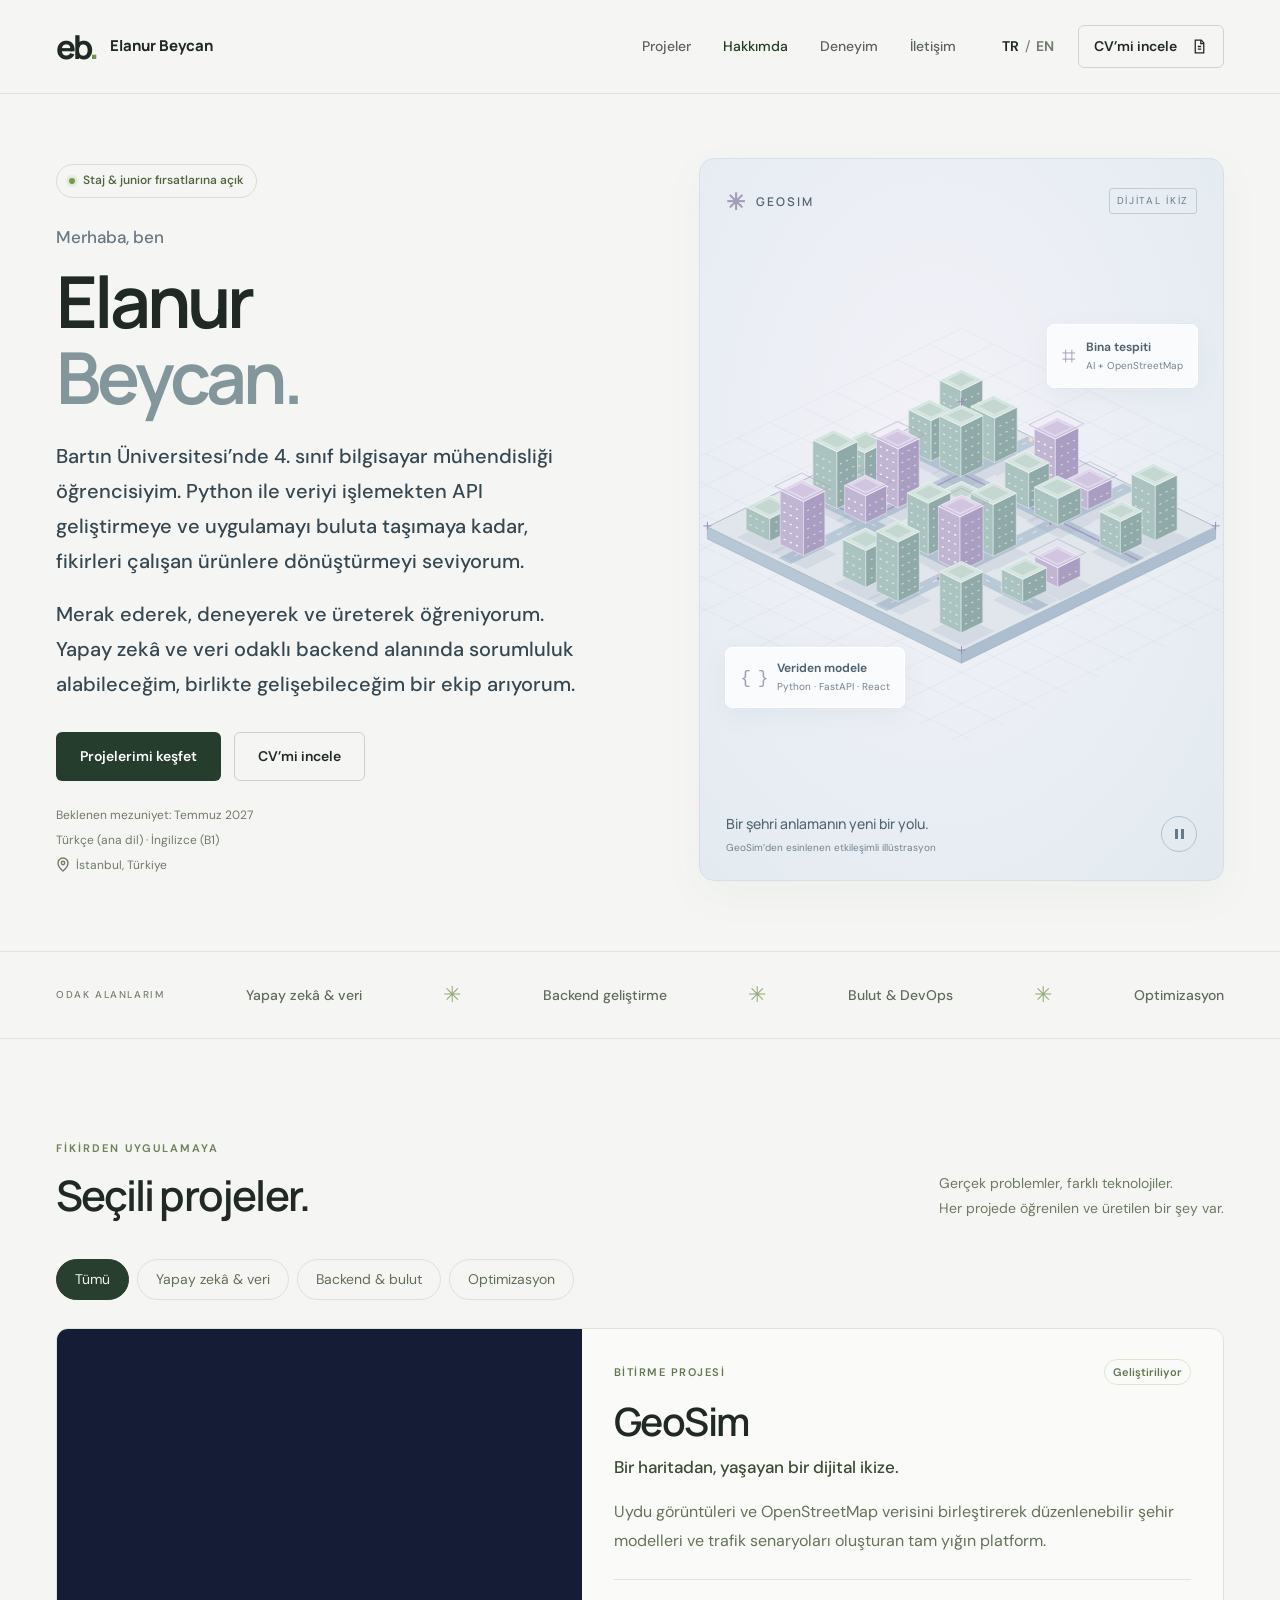
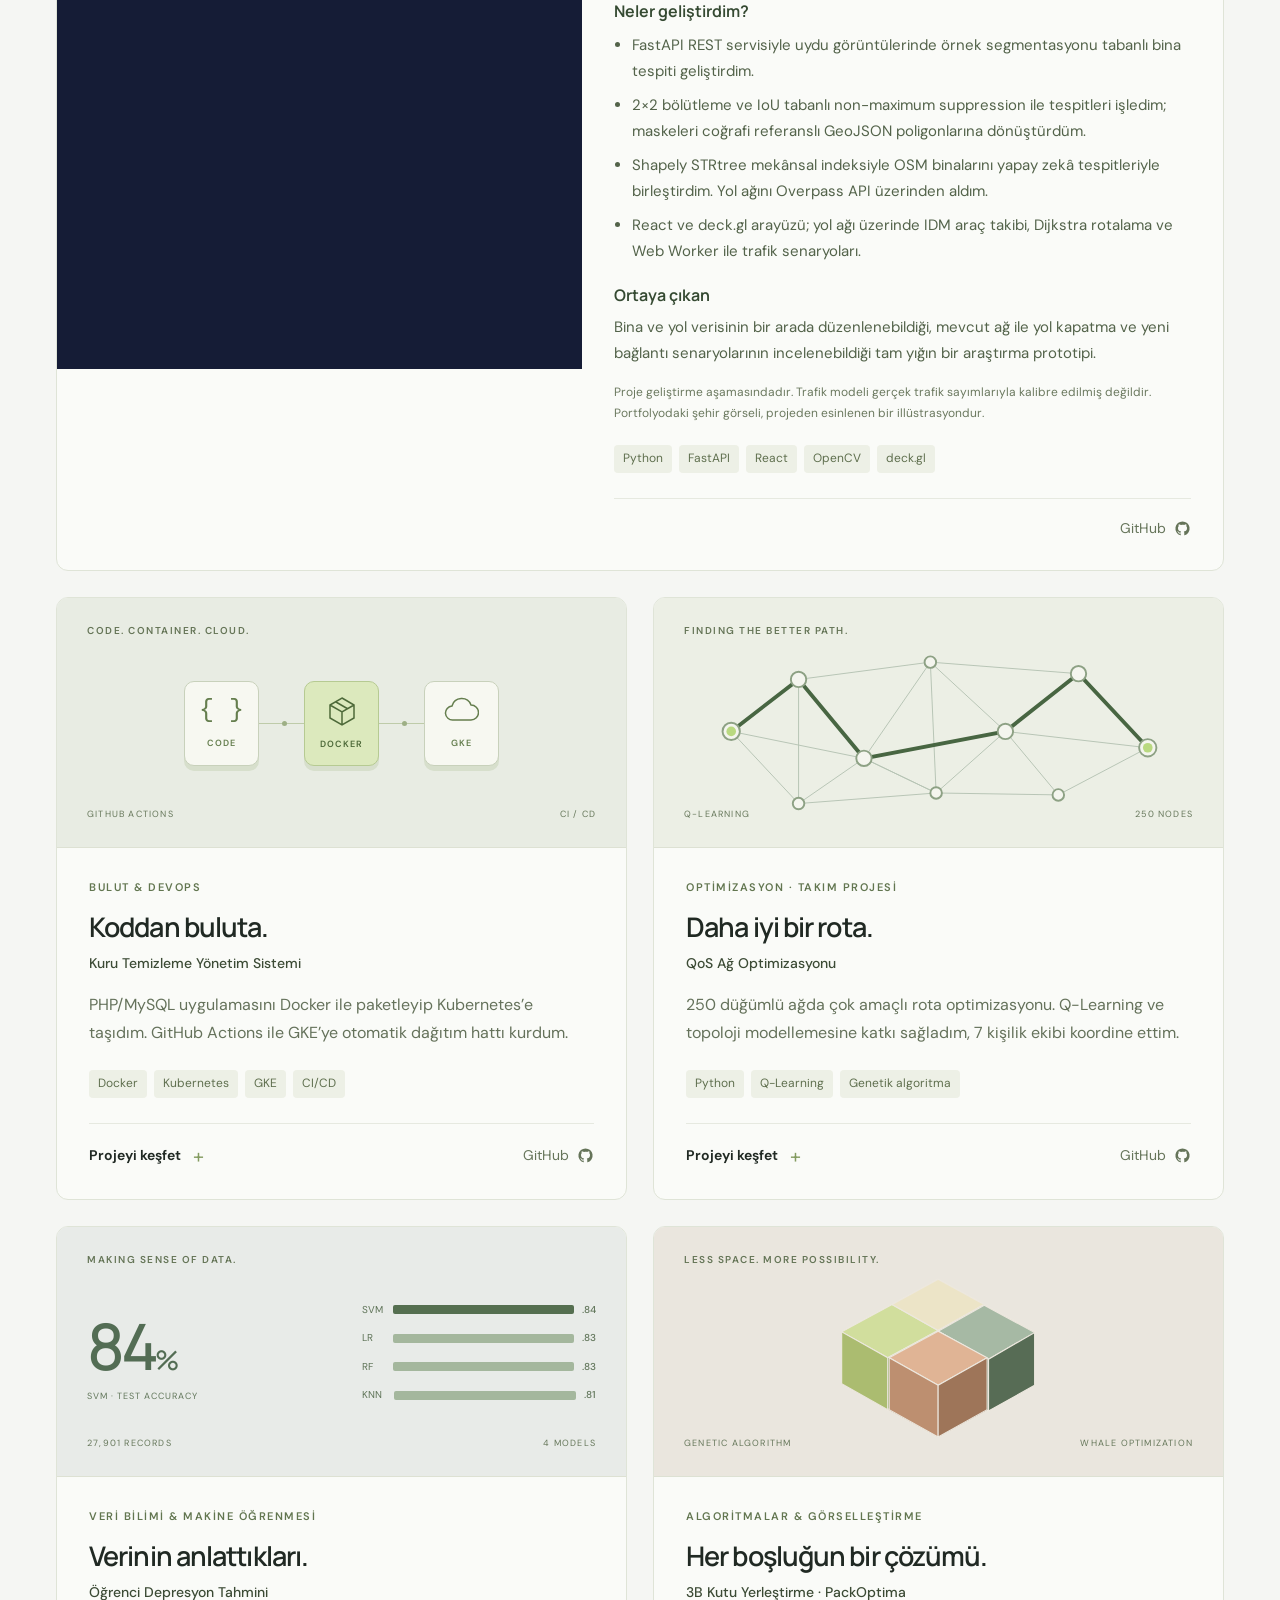
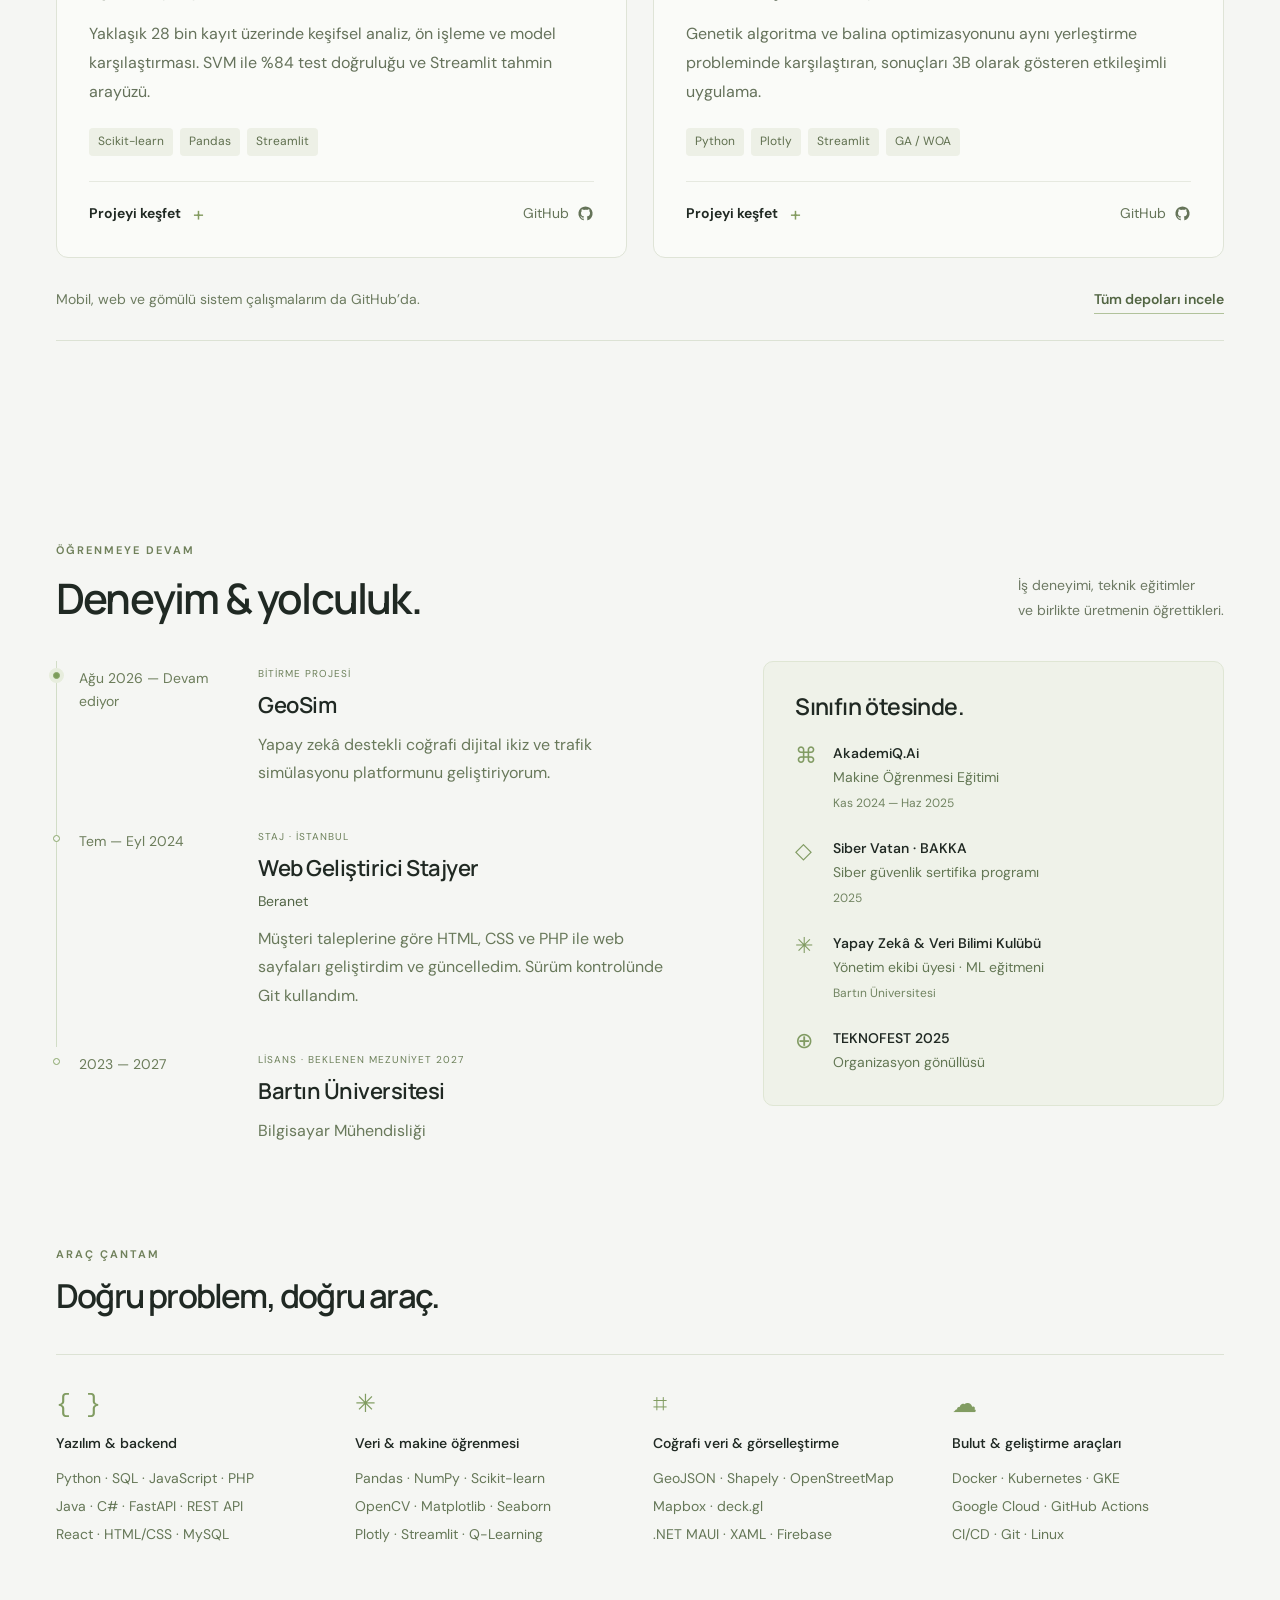
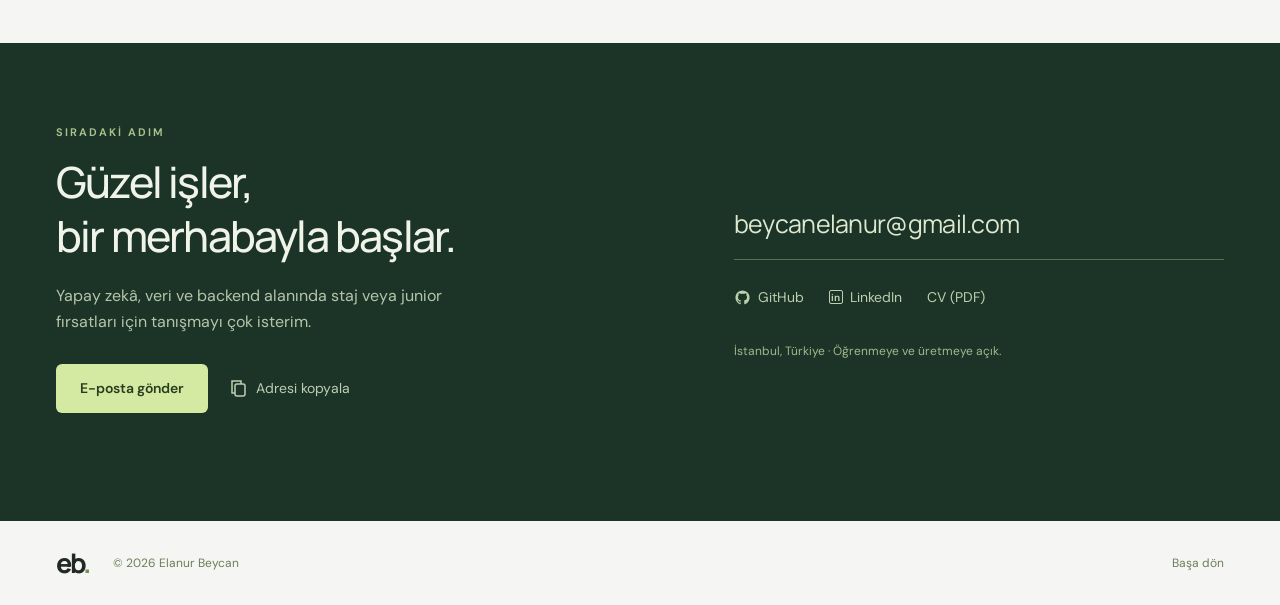
<file: index.html>
<!doctype html>
<html lang="tr">
<head>
<meta charset="utf-8"><meta name="viewport" content="width=device-width,initial-scale=1">
<title>Elanur Beycan — Yapay Zekâ, Veri & Yazılım</title>
<meta name="description" content="Elanur Beycan — Bilgisayar Mühendisliği öğrencisi. Yapay zekâ, veri analizi ve backend geliştirme: GeoSim, makine öğrenmesi ve bulut projeleri. İstanbul.">
<meta name="theme-color" content="#f5f6f3"><meta property="og:title" content="Elanur Beycan — Bilgisayar Mühendisliği & Yapay Zekâ"><meta property="og:description" content="Yapay zekâ, veri ve yazılımın kesişiminde. Seçili projelerimi ve mühendislik yolculuğumu keşfedin."><meta property="og:type" content="website"><meta property="og:url" content="https://elanur04.github.io/"><meta property="og:image" content="https://elanur04.github.io/assets/social-preview.png"><meta name="twitter:card" content="summary_large_image">
<link rel="canonical" href="https://elanur04.github.io/"><link rel="icon" href="favicon.svg" type="image/svg+xml"><link rel="preconnect" href="https://fonts.googleapis.com"><link rel="preconnect" href="https://fonts.gstatic.com" crossorigin><link href="https://fonts.googleapis.com/css2?family=DM+Sans:wght@400;450;500;550;600;650;700&family=Manrope:wght@400;500;600;650;700;750;800&display=swap" rel="stylesheet"><link rel="stylesheet" href="style.css?v=38ae6b719f70"><script src="script.js?v=ede98d751c79" defer></script>
</head>
<body>
<a class="skip-link" href="#main" data-i18n="skip">İçeriğe geç</a>
<header class="site-header"><div class="nav-wrap container">
<a href="#home" class="brand" aria-label="Elanur Beycan"><span class="brand-mark" aria-hidden="true">eb<span>.</span></span><span>Elanur Beycan</span></a>
<nav id="navigation" aria-label="Ana menü"><a href="#projects" data-i18n="navProjects">Projeler</a><a href="#home" data-i18n="navAbout">Hakkımda</a><a href="#experience" data-i18n="navExperience">Deneyim</a><a href="#contact" data-i18n="navContact">İletişim</a></nav>
<div class="nav-tools"><button class="language-button js-only" id="language" aria-label="Switch to English"><span class="lang-tr active">TR</span><span class="lang-divider">/</span><span class="lang-en">EN</span></button><a class="nav-cv" href="Elanur_Beycan_CV.pdf" target="_blank" rel="noopener"><span data-i18n="navCV">CV’mi incele</span><svg width="17" height="17" viewBox="0 0 20 20" fill="none" stroke="currentColor" stroke-width="1.5" aria-hidden="true"><path d="M6 2.5h6l3 3v12H5v-15h1Z"/><path d="M11.5 2.5v4H15M8 10h4M8 13h4"/></svg></a><button class="menu-button js-only" id="menu-toggle" aria-controls="navigation" aria-expanded="false" aria-label="Menüyü aç"><span></span><span></span></button></div>
</div></header>
<main id="main">
<section class="hero container" id="home" aria-labelledby="hero-title"><div class="hero-copy">
<p class="availability"><span aria-hidden="true"></span><span data-i18n="availability">Staj & junior fırsatlarına açık</span></p><p class="hello" data-i18n="hello">Merhaba, ben</p>
<h1 id="hero-title"><span data-i18n="hero1">Elanur</span><br><span class="accent-word" data-i18n="hero2">Beycan.</span></h1>
<p class="hero-description" data-i18n="heroDescription">Bartın Üniversitesi’nde 4. sınıf bilgisayar mühendisliği öğrencisiyim. Python ile veriyi işlemekten API geliştirmeye ve uygulamayı buluta taşımaya kadar, fikirleri çalışan ürünlere dönüştürmeyi seviyorum.</p><p class="hero-description hero-personal" data-i18n="heroPersonal">Merak ederek, deneyerek ve üreterek öğreniyorum. Yapay zekâ ve veri odaklı backend alanında sorumluluk alabileceğim, birlikte gelişebileceğim bir ekip arıyorum.</p>
<div class="hero-actions"><a href="#projects" class="button button-dark" data-i18n="viewProjects">Projelerimi keşfet</a><a href="Elanur_Beycan_CV.pdf" class="button button-outline" target="_blank" rel="noopener" data-i18n="viewCV">CV’mi incele</a></div>
<div class="hero-footnote"><span data-i18n="heroDegree">Beklenen mezuniyet: Temmuz 2027</span><span data-i18n="languageFact">Türkçe (ana dil) · İngilizce (B1)</span><span class="location"><svg width="14" height="16" viewBox="0 0 14 16" fill="none" stroke="currentColor" stroke-width="1.4" aria-hidden="true"><path d="M12 6c0 4-5 8-5 8S2 10 2 6a5 5 0 0 1 10 0Z"/><circle cx="7" cy="6" r="1.7"/></svg><span data-i18n="location">İstanbul, Türkiye</span></span></div>
</div><figure class="hero-art"><div class="art-top"><span class="art-wordmark"><span class="mini-cross" aria-hidden="true">✳</span> GEOSIM</span><span class="art-tag" data-i18n="digitalTwin">DİJİTAL İKİZ</span></div><canvas id="city" width="680" height="660" role="img" aria-label="GeoSim’den esinlenen izometrik şehir illüstrasyonu: bina katmanları, yol ağı ve hareketli trafik."></canvas><div class="map-label label-ai"><span class="label-icon" aria-hidden="true">⌗</span><div><strong data-i18n="buildingDetection">Bina tespiti</strong><span>AI + OpenStreetMap</span></div></div><div class="map-label label-data"><span class="label-icon code-icon" aria-hidden="true">{ }</span><div><strong data-i18n="fromData">Veriden modele</strong><span>Python · FastAPI · React</span></div></div><div class="art-bottom"><figcaption><span class="art-caption" data-i18n="artCaption">Bir şehri anlamanın yeni bir yolu.</span><span class="art-note" data-i18n="artNote">GeoSim’den esinlenen etkileşimli illüstrasyon</span></figcaption><button class="motion-button js-only" id="motion-toggle" aria-label="Animasyonu duraklat" aria-pressed="false"><svg width="16" height="16" viewBox="0 0 16 16" aria-hidden="true" fill="currentColor"><path d="M4 3h3v10H4zM10 3h3v10h-3z"/></svg></button></div></figure></section>
<div class="expertise-strip"><div class="container"><span class="strip-intro" data-i18n="focus">ODAK ALANLARIM</span><span data-i18n="focus1">Yapay zekâ & veri</span><span class="strip-star" aria-hidden="true">✳</span><span data-i18n="focus2">Backend geliştirme</span><span class="strip-star" aria-hidden="true">✳</span><span data-i18n="focus3">Bulut & DevOps</span><span class="strip-star" aria-hidden="true">✳</span><span data-i18n="focus4">Optimizasyon</span></div></div>

<section class="section container projects-section" id="projects" aria-labelledby="projects-title"><div class="section-heading"><div><p class="eyebrow" data-i18n="projectsEyebrow">FİKİRDEN UYGULAMAYA</p><h2 id="projects-title" data-i18n="projectsTitle">Seçili projeler.</h2></div><p class="section-description" data-i18n="projectsDescription">Gerçek problemler, farklı teknolojiler.<br>Her projede öğrenilen ve üretilen bir şey var.</p></div>
<div class="project-filters js-only" role="group" aria-label="Projeleri alana göre filtrele"><button class="filter active" data-filter="all" aria-pressed="true" data-i18n="allProjects">Tümü</button><button class="filter" data-filter="ai" aria-pressed="false" data-i18n="filterAI">Yapay zekâ & veri</button><button class="filter" data-filter="cloud" aria-pressed="false" data-i18n="filterCloud">Backend & bulut</button><button class="filter" data-filter="optimization" aria-pressed="false" data-i18n="filterOptimization">Optimizasyon</button></div><p class="sr-only" id="filter-status" role="status" aria-live="polite"></p>
<div class="projects-grid">
<article class="project-card featured" data-category="ai cloud"><div class="feature-visual segmentation-visual"><iframe src="assets/segmentasyon-animasyonu.html?v=7e6e9f6e3237" title="Temsili bina segmentasyonu animasyonu" loading="lazy" sandbox="allow-scripts"></iframe></div><div class="project-content"><div class="project-overline"><span data-i18n="graduationProject">BİTİRME PROJESİ</span><span class="ongoing" data-i18n="ongoing">Geliştiriliyor</span></div><h3>GeoSim</h3><p class="project-subtitle" data-i18n="geoSubtitle">Bir haritadan, yaşayan bir dijital ikize.</p><p data-i18n="geoDescription">Uydu görüntüleri ve OpenStreetMap verisini birleştirerek düzenlenebilir şehir modelleri ve trafik senaryoları oluşturan tam yığın platform.</p><div class="geo-inline"><h4 data-i18n="geoInlineTitle">Neler geliştirdim?</h4><ul><li data-i18n="geoWork0">FastAPI REST servisiyle uydu görüntülerinde örnek segmentasyonu tabanlı bina tespiti geliştirdim.</li><li data-i18n="geoWork1">2×2 bölütleme ve IoU tabanlı non-maximum suppression ile tespitleri işledim; maskeleri coğrafi referanslı GeoJSON poligonlarına dönüştürdüm.</li><li data-i18n="geoWork2">Shapely STRtree mekânsal indeksiyle OSM binalarını yapay zekâ tespitleriyle birleştirdim. Yol ağını Overpass API üzerinden aldım.</li><li data-i18n="geoWork3">React ve deck.gl arayüzü; yol ağı üzerinde IDM araç takibi, Dijkstra rotalama ve Web Worker ile trafik senaryoları.</li></ul><h4 data-i18n="geoResultTitle">Ortaya çıkan</h4><p data-i18n="geoInlineResult">Bina ve yol verisinin bir arada düzenlenebildiği, mevcut ağ ile yol kapatma ve yeni bağlantı senaryolarının incelenebildiği tam yığın bir araştırma prototipi.</p><p class="geo-note" data-i18n="geoInlineNote">Proje geliştirme aşamasındadır. Trafik modeli gerçek trafik sayımlarıyla kalibre edilmiş değildir. Portfolyodaki şehir görseli, projeden esinlenen bir illüstrasyondur.</p></div><ul class="tags"><li>Python</li><li>FastAPI</li><li>React</li><li>OpenCV</li><li>deck.gl</li></ul><div class="project-actions"><a href="https://github.com/elanur04/geosim" target="_blank" rel="noopener" class="repo-link">GitHub <svg class="github-icon" aria-hidden="true"><use href="#icon-github"/></svg></a></div></div></article>
<article class="project-card" data-category="cloud"><div class="project-visual cloud-visual" aria-hidden="true"><span class="visual-caption">CODE. CONTAINER. CLOUD.</span><div class="cloud-flow"><span class="flow-node"><span class="flow-symbol">{ }</span><small>CODE</small></span><span class="flow-line"></span><span class="flow-node docker-node"><svg width="32" height="32" viewBox="0 0 32 32" fill="none" stroke="currentColor" stroke-width="1.5"><path d="m16 3 12 7v13l-12 7-12-7V10Zm0 14v13M4 10l12 7 12-7M10 7l12 7"/></svg><small>DOCKER</small></span><span class="flow-line"></span><span class="flow-node"><svg width="35" height="30" viewBox="0 0 35 30" fill="none" stroke="currentColor" stroke-width="1.5"><path d="M9 24a7 7 0 0 1-1-14 10 10 0 0 1 19-1 7.5 7.5 0 0 1 0 15Z"/></svg><small>GKE</small></span></div><div class="visual-bottom"><span>GITHUB ACTIONS</span><span>CI / CD</span></div></div><div class="project-content"><p class="project-overline" data-i18n="cloudCategory">BULUT & DEVOPS</p><h3 data-i18n="cloudTitle">Koddan buluta.</h3><p class="project-subtitle" data-i18n="cloudSubtitle">Kuru Temizleme Yönetim Sistemi</p><p data-i18n="cloudDescription">PHP/MySQL uygulamasını Docker ile paketleyip Kubernetes’e taşıdım. GitHub Actions ile GKE’ye otomatik dağıtım hattı kurdum.</p><ul class="tags"><li>Docker</li><li>Kubernetes</li><li>GKE</li><li>CI/CD</li></ul><div class="project-actions"><button class="detail-button js-only" data-project="cloud" data-i18n="projectDetails">Projeyi keşfet</button><a class="repo-link" href="https://github.com/elanur04/kuru-temizleme-k8s" target="_blank" rel="noopener">GitHub <svg class="github-icon" aria-hidden="true"><use href="#icon-github"/></svg></a></div></div></article>
<article class="project-card" data-category="ai optimization"><div class="project-visual network-visual" aria-hidden="true"><span class="visual-caption">FINDING THE BETTER PATH.</span><svg viewBox="0 0 520 220" class="network-art"><g fill="none" stroke="#b7c4b5" stroke-width="1"><path d="m45 121 70-54 68 82 69-100 78 72 76-60 72 77-93 49-55-66-72 64-75-36-68 47-70-75Zm70-54 137-18 154 12M45 121l138 28 147-28 148 17M115 196l143-11 127 2M115 67v129M183 149l75 36M252 49l6 136M330 121l76-60"/></g><path d="m45 121 70-54 68 82 147-28 76-60 72 77" stroke="#486642" stroke-width="4" fill="none"/><g fill="#f4f5ee" stroke="#8da184" stroke-width="2"><circle cx="45" cy="121" r="9"/><circle cx="115" cy="67" r="8"/><circle cx="115" cy="196" r="6"/><circle cx="183" cy="149" r="8"/><circle cx="252" cy="49" r="6"/><circle cx="258" cy="185" r="6"/><circle cx="330" cy="121" r="8"/><circle cx="406" cy="61" r="8"/><circle cx="385" cy="187" r="6"/><circle cx="478" cy="138" r="9"/></g><g fill="#b9d980"><circle cx="45" cy="121" r="5"/><circle cx="478" cy="138" r="5"/></g></svg><div class="visual-bottom"><span>Q-LEARNING</span><span>250 NODES</span></div></div><div class="project-content"><p class="project-overline" data-i18n="qosCategory">OPTİMİZASYON · TAKIM PROJESİ</p><h3 data-i18n="qosTitle">Daha iyi bir rota.</h3><p class="project-subtitle" data-i18n="qosSubtitle">QoS Ağ Optimizasyonu</p><p data-i18n="qosDescription">250 düğümlü ağda çok amaçlı rota optimizasyonu. Q-Learning ve topoloji modellemesine katkı sağladım, 7 kişilik ekibi koordine ettim.</p><ul class="tags"><li>Python</li><li>Q-Learning</li><li data-i18n="genetic">Genetik algoritma</li></ul><div class="project-actions"><button class="detail-button js-only" data-project="qos" data-i18n="projectDetails">Projeyi keşfet</button><a class="repo-link" href="https://github.com/elanur04/QoS-Network-Optimizer" target="_blank" rel="noopener">GitHub <svg class="github-icon" aria-hidden="true"><use href="#icon-github"/></svg></a></div></div></article>
<article class="project-card" data-category="ai"><div class="project-visual ml-visual" aria-hidden="true"><span class="visual-caption">MAKING SENSE OF DATA.</span><div class="ml-chart"><div class="chart-stat"><strong>84<span>%</span></strong><small>SVM · TEST ACCURACY</small></div><div class="chart-bars"><div><span>SVM</span><i style="--bar:84%"></i><b>.84</b></div><div><span>LR</span><i style="--bar:83%"></i><b>.83</b></div><div><span>RF</span><i style="--bar:83%"></i><b>.83</b></div><div><span>KNN</span><i style="--bar:81%"></i><b>.81</b></div></div></div><div class="visual-bottom"><span>27,901 RECORDS</span><span>4 MODELS</span></div></div><div class="project-content"><p class="project-overline" data-i18n="mlCategory">VERİ BİLİMİ & MAKİNE ÖĞRENMESİ</p><h3 data-i18n="mlTitle">Verinin anlattıkları.</h3><p class="project-subtitle" data-i18n="mlSubtitle">Öğrenci Depresyon Tahmini</p><p data-i18n="mlDescription">Yaklaşık 28 bin kayıt üzerinde keşifsel analiz, ön işleme ve model karşılaştırması. SVM ile %84 test doğruluğu ve Streamlit tahmin arayüzü.</p><ul class="tags"><li>Scikit-learn</li><li>Pandas</li><li>Streamlit</li></ul><div class="project-actions"><button class="detail-button js-only" data-project="ml" data-i18n="projectDetails">Projeyi keşfet</button><a class="repo-link" href="https://github.com/elanur04/student_depression" target="_blank" rel="noopener">GitHub <svg class="github-icon" aria-hidden="true"><use href="#icon-github"/></svg></a></div></div></article>
<article class="project-card" data-category="optimization"><div class="project-visual packing-visual" aria-hidden="true"><span class="visual-caption">LESS SPACE. MORE POSSIBILITY.</span><svg viewBox="0 0 520 250" class="packing-art"><g stroke="#ede8df" stroke-width="1.5" stroke-linejoin="round"><path d="m260 32 134 72-134 76-134-76Z" fill="#c6bda9"/><path d="M126 104v73l134 74v-71Z" fill="#ac9d83"/><path d="M260 180v71l134-74v-73Z" fill="#8b806a"/><path d="m126 104 70-38 64 36-70 38Z" fill="#d1de9d"/><path d="M126 104v72l64 36v-72Z" fill="#abbc70"/><path d="m190 140 70-38v72l-70 38Z" fill="#869d53"/><path d="m196 66 64-35 64 35-64 36Z" fill="#ece4c7"/><path d="M260 102v72l64-36V66Z" fill="#bdad88"/><path d="m260 103 64-36 70 38-64 37Z" fill="#a6b9a4"/><path d="M260 103v72l70 39v-72Z" fill="#728b71"/><path d="m330 142 64-37v73l-64 36Z" fill="#576c55"/><path d="m192 140 68-37 68 37-68 38Z" fill="#e0b495"/><path d="M192 140v72l68 38v-72Z" fill="#bd8f70"/><path d="m260 178 68-38v72l-68 38Z" fill="#9e7559"/></g></svg><div class="visual-bottom"><span>GENETIC ALGORITHM</span><span>WHALE OPTIMIZATION</span></div></div><div class="project-content"><p class="project-overline" data-i18n="packingCategory">ALGORİTMALAR & GÖRSELLEŞTİRME</p><h3 data-i18n="packingTitle">Her boşluğun bir çözümü.</h3><p class="project-subtitle" data-i18n="packingSubtitle">3B Kutu Yerleştirme · PackOptima</p><p data-i18n="packingDescription">Genetik algoritma ve balina optimizasyonunu aynı yerleştirme probleminde karşılaştıran, sonuçları 3B olarak gösteren etkileşimli uygulama.</p><ul class="tags"><li>Python</li><li>Plotly</li><li>Streamlit</li><li>GA / WOA</li></ul><div class="project-actions"><button class="detail-button js-only" data-project="packing" data-i18n="projectDetails">Projeyi keşfet</button><a class="repo-link" href="https://github.com/elanur04/3D-Bin-Packing-Optimization" target="_blank" rel="noopener">GitHub <svg class="github-icon" aria-hidden="true"><use href="#icon-github"/></svg></a></div></div></article>
</div><div class="projects-footer"><span data-i18n="moreProjects">Mobil, web ve gömülü sistem çalışmalarım da GitHub’da.</span><a href="https://github.com/elanur04?tab=repositories" target="_blank" rel="noopener" data-i18n="allRepos">Tüm depoları incele</a></div></section>


<section class="section container experience-section" id="experience" aria-labelledby="experience-title"><div class="section-heading"><div><p class="eyebrow" data-i18n="experienceEyebrow">ÖĞRENMEYE DEVAM</p><h2 id="experience-title" data-i18n="experienceTitle">Deneyim & yolculuk.</h2></div><p class="section-description" data-i18n="experienceDescription">İş deneyimi, teknik eğitimler<br>ve birlikte üretmenin öğrettikleri.</p></div><div class="experience-layout"><div class="timeline"><article class="timeline-item"><div class="timeline-date" data-i18n="geoDate">Ağu 2026 — Devam ediyor</div><div><p class="timeline-type" data-i18n="graduationProject">BİTİRME PROJESİ</p><h3>GeoSim</h3><p data-i18n="geoExperience">Yapay zekâ destekli coğrafi dijital ikiz ve trafik simülasyonu platformunu geliştiriyorum.</p></div></article><article class="timeline-item"><div class="timeline-date" data-i18n="beranetDate">Tem — Eyl 2024</div><div><p class="timeline-type" data-i18n="internship">STAJ · İSTANBUL</p><h3 data-i18n="beranetTitle">Web Geliştirici Stajyer</h3><span class="company">Beranet</span><p data-i18n="beranetDescription">Müşteri taleplerine göre HTML, CSS ve PHP ile web sayfaları geliştirdim ve güncelledim. Sürüm kontrolünde Git kullandım.</p></div></article><article class="timeline-item"><div class="timeline-date">2023 — 2027</div><div><p class="timeline-type" data-i18n="bachelor">LİSANS · BEKLENEN MEZUNİYET 2027</p><h3 data-i18n="university">Bartın Üniversitesi</h3><p data-i18n="degree">Bilgisayar Mühendisliği</p></div></article></div><aside class="learning-panel"><h3 data-i18n="learningTitle">Sınıfın ötesinde.</h3><div class="learning-item"><span class="learning-icon" aria-hidden="true">⌘</span><div><h4>AkademiQ.Ai</h4><p data-i18n="academy">Makine Öğrenmesi Eğitimi</p><span data-i18n="academyDate">Kas 2024 — Haz 2025</span></div></div><div class="learning-item"><span class="learning-icon" aria-hidden="true">◇</span><div><h4>Siber Vatan · BAKKA</h4><p data-i18n="cyber">Siber güvenlik sertifika programı</p><span>2025</span></div></div><div class="learning-item"><span class="learning-icon" aria-hidden="true">✳</span><div><h4 data-i18n="club">Yapay Zekâ & Veri Bilimi Kulübü</h4><p data-i18n="clubRole">Yönetim ekibi üyesi · ML eğitmeni</p><span data-i18n="university">Bartın Üniversitesi</span></div></div><div class="learning-item"><span class="learning-icon" aria-hidden="true">⊕</span><div><h4>TEKNOFEST 2025</h4><p data-i18n="volunteer">Organizasyon gönüllüsü</p></div></div></aside></div></section>
<section class="skills-section container" aria-labelledby="skills-title"><div class="section-heading"><div><p class="eyebrow" data-i18n="skillsEyebrow">ARAÇ ÇANTAM</p><h2 id="skills-title" data-i18n="skillsTitle">Doğru problem, doğru araç.</h2></div></div><div class="skills-grid"><div class="skill-group"><span class="skill-symbol" aria-hidden="true">{ }</span><h3 data-i18n="skillCode">Yazılım & backend</h3><p>Python · SQL · JavaScript · PHP<br>Java · C# · FastAPI · REST API<br>React · HTML/CSS · MySQL</p></div><div class="skill-group"><span class="skill-symbol" aria-hidden="true">✳</span><h3 data-i18n="skillData">Veri & makine öğrenmesi</h3><p>Pandas · NumPy · Scikit-learn<br>OpenCV · Matplotlib · Seaborn<br>Plotly · Streamlit · Q-Learning</p></div><div class="skill-group"><span class="skill-symbol" aria-hidden="true">⌗</span><h3 data-i18n="skillGeo">Coğrafi veri & görselleştirme</h3><p>GeoJSON · Shapely · OpenStreetMap<br>Mapbox · deck.gl<br>.NET MAUI · XAML · Firebase</p></div><div class="skill-group"><span class="skill-symbol" aria-hidden="true">☁</span><h3 data-i18n="skillCloud">Bulut & geliştirme araçları</h3><p>Docker · Kubernetes · GKE<br>Google Cloud · GitHub Actions<br>CI/CD · Git · Linux</p></div></div></section>
<section class="contact-section" id="contact" aria-labelledby="contact-title"><div class="container contact-layout"><div><p class="eyebrow" data-i18n="contactEyebrow">SIRADAKİ ADIM</p><h2 id="contact-title"><span data-i18n="contactTitle1">Güzel işler,</span><br><span data-i18n="contactTitle2">bir merhabayla başlar.</span></h2><p data-i18n="contactDescription">Yapay zekâ, veri ve backend alanında staj veya junior fırsatları için tanışmayı çok isterim.</p><div class="contact-actions"><a class="button button-lime" href="mailto:beycanelanur@gmail.com" data-i18n="sendEmail">E-posta gönder</a><button class="copy-button js-only" id="copy-email"><svg width="17" height="19" viewBox="0 0 17 19" fill="none" stroke="currentColor" stroke-width="1.5" aria-hidden="true"><rect x="5" y="5" width="10" height="12" rx="2"/><path d="M11 5V2H2v12h3"/></svg><span data-i18n="copyEmail">Adresi kopyala</span></button></div><p class="copy-status" id="copy-status" role="status" aria-live="polite"></p></div><div class="contact-links"><a class="contact-email" href="mailto:beycanelanur@gmail.com">beycanelanur@gmail.com</a><div class="social-links"><a href="https://github.com/elanur04" target="_blank" rel="noopener"><svg class="github-icon" aria-hidden="true"><use href="#icon-github"/></svg>GitHub</a><a href="https://www.linkedin.com/in/elanurbeycan" target="_blank" rel="noopener"><span class="linkedin-icon" aria-hidden="true">in</span>LinkedIn</a><a href="Elanur_Beycan_CV.pdf" target="_blank" rel="noopener" data-i18n="cvPDF">CV (PDF)</a></div><span class="contact-location" data-i18n="contactLocation">İstanbul, Türkiye · Öğrenmeye ve üretmeye açık.</span></div></div></section>
</main>
<footer class="container site-footer"><a class="footer-brand" href="#home">eb<span>.</span></a><p>© <span id="year">2026</span> Elanur Beycan</p><a href="#home" data-i18n="backTop">Başa dön</a></footer>
<dialog id="project-dialog" aria-labelledby="dialog-title"><button class="dialog-close" aria-label="Pencereyi kapat">×</button><div id="dialog-content"></div></dialog>
<svg class="svg-sprite" xmlns="http://www.w3.org/2000/svg" aria-hidden="true"><symbol id="icon-github" viewBox="0 0 24 24"><path fill="currentColor" d="M12 2a10 10 0 0 0-3.16 19.49c.5.09.68-.22.68-.48v-1.86c-2.78.6-3.37-1.18-3.37-1.18-.45-1.16-1.11-1.47-1.11-1.47-.91-.62.07-.61.07-.61 1 .07 1.53 1.03 1.53 1.03.89 1.53 2.34 1.09 2.91.83.09-.65.35-1.09.64-1.34-2.22-.25-4.56-1.11-4.56-4.94 0-1.09.39-1.98 1.03-2.68-.1-.26-.45-1.27.1-2.65 0 0 .84-.27 2.75 1.03A9.6 9.6 0 0 1 12 6.83c.85 0 1.71.11 2.51.34 1.91-1.3 2.75-1.03 2.75-1.03.55 1.38.2 2.39.1 2.65.64.7 1.03 1.59 1.03 2.68 0 3.84-2.34 4.69-4.57 4.94.36.31.68.92.68 1.85v2.75c0 .27.18.58.69.48A10 10 0 0 0 12 2Z"/></symbol></svg>
</body></html>
</file>
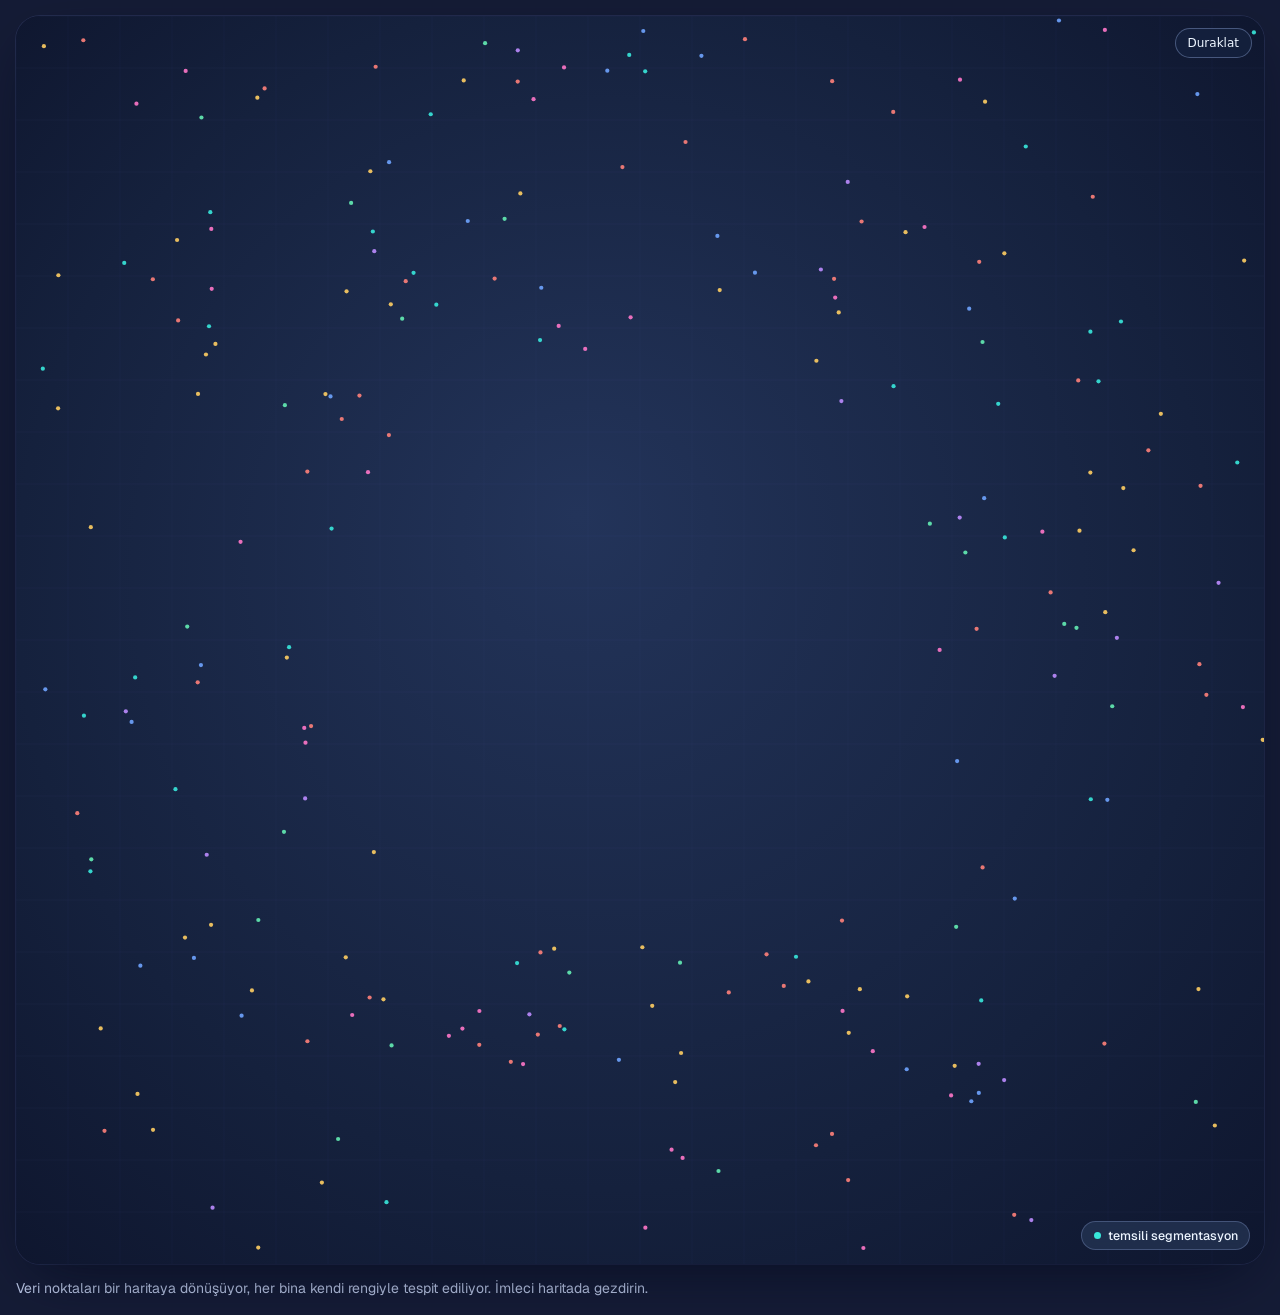
<file: assets/segmentasyon-animasyonu.html>
<!DOCTYPE html>
<html lang="tr">
<head>
<meta charset="UTF-8">
<meta name="viewport" content="width=device-width, initial-scale=1.0">
<title>Canlı segmentasyon animasyonu</title>
<link href="https://fonts.googleapis.com/css2?family=Geist:wght@400;500;600&display=swap" rel="stylesheet">
<style>
/* Sayfa iskeleti (sadece bu örnek için) */
:root { --muted: #5f6663; --ease: cubic-bezier(.2, .8, .2, 1); }
* { box-sizing: border-box; margin: 0; }
body { min-height: 100vh; display: grid; place-items: center; padding: 2rem; font-family: "Geist", system-ui, sans-serif; background: #f6f7f6; }
.hero-art { width: min(520px, 100%); }

/* Animasyon kartı */
.hero-art { position: relative; }
.art-card {
    position: relative; border-radius: 24px; overflow: hidden;
    background: #10162d;
    box-shadow: 0 40px 80px -40px rgba(15, 43, 37, .55), 0 0 0 1px rgba(15, 43, 37, .08);
    transform: perspective(1200px) rotateY(calc(var(--mx, 0) * -6deg)) rotateX(calc(var(--my, 0) * 5deg));
    transition: transform .4s var(--ease);
}
.art-card canvas { width: 100%; aspect-ratio: 1 / 1; cursor: crosshair; }
.art-badge {
    position: absolute; right: 14px; bottom: 14px; display: inline-flex; align-items: center; gap: .45rem;
    padding: .3rem .7rem; border-radius: 999px; font-size: .78rem; font-weight: 500; color: #edf5ff;
    background: rgba(255, 255, 255, .1); border: 1px solid rgba(255, 255, 255, .18); backdrop-filter: blur(6px);
}
.art-badge i { width: 7px; height: 7px; border-radius: 50%; background: #ff6b6b; animation: blink 1.4s infinite; }
@keyframes blink { 50% { opacity: .25; } }
.hero-art figcaption { margin-top: .8rem; font-size: .84rem; color: var(--muted); }

@media (prefers-reduced-motion: reduce) {
    *, *::before, *::after { animation-duration: .01ms !important; transition-duration: .01ms !important; }
}
/* Fit the supplied animation inside the portfolio project panel. */
body { min-height:100vh; padding:16px; background:#151c36; }
.hero-art { width:100%; }
.art-card { border-radius:24px; }
.art-card canvas { display:block; }
.hero-art figcaption { color:#b9c5e4; font-size:14px; line-height:1.6; }
.animation-toggle{position:absolute;top:12px;right:12px;z-index:3;border:1px solid #ffffff50;background:#10162ddd;color:#edf5ff;border-radius:20px;padding:7px 12px;font:500 12px system-ui;cursor:pointer}.animation-toggle:focus-visible{outline:3px solid #ffc857;outline-offset:3px}.art-card{box-shadow:0 20px 60px -20px #04091dcc,0 0 0 1px #8faaff20}.art-badge{background:#253655bb;border-color:#b0c7ff40}.art-badge i{background:#38e8db}.animation-toggle{background:#15213de6;border-color:#aecaff55}.animation-toggle:hover{background:#30446c}</style>
</head>
<body>

<figure class="hero-art">
    <div class="art-card">
        <button class="animation-toggle" type="button">Duraklat</button><canvas id="scan" aria-hidden="true"></canvas>
        <span class="art-badge" aria-hidden="true"><i></i>temsili segmentasyon</span>
    </div>
    <figcaption>Veri noktaları bir haritaya dönüşüyor, her bina kendi rengiyle tespit ediliyor. İmleci haritada gezdirin.</figcaption>
</figure>

<script>
(() => {
    const reduce = window.matchMedia('(prefers-reduced-motion: reduce)').matches;
    const fine = window.matchMedia('(hover: hover) and (pointer: fine)').matches;
    const $ = (s, el = document) => el.querySelector(s);

    /* ======================================================
       Hero görseli: veri noktalarından kurulan harita.
       Noktalar binaların sınırlarına toplanır, her bina kendi
       rengiyle maskelenir, araçlar yollarda akar, sonra noktalar
       yeniden dağılır.
       ====================================================== */
    const canvas = $('#scan');
    if (!canvas || !canvas.getContext) return;
    const ctx = canvas.getContext('2d');
    const card = $('.art-card');
    const PAL = ['#ff817a', '#ffce63', '#38e8db', '#6fa4ff', '#bd8cff', '#64edb4', '#ff77c9'];
    const BG = '#10162d', ROAD = '#202d4c', LANE = 'rgba(164,195,255,.32)';
    let seed = 5;
    const rnd = () => { seed = (seed * 16807) % 2147483647; return (seed - 1) / 2147483646; };
    const hexA = (hex, a) => { const n = parseInt(hex.slice(1), 16); return `rgba(${n >> 16},${(n >> 8) & 255},${n & 255},${a})`; };
    const ease = t => t < .5 ? 4 * t * t * t : 1 - Math.pow(-2 * t + 2, 3) / 2;

    let S = 0, dpr = 1, roads = [], blds = [], pts = [], cars = [];
    const build = () => {
        seed = 5; roads = []; blds = []; pts = []; cars = [];
        const step = S / 4.2, rw = S * 0.035;
        const lines = [];
        for (let k = 1; k < 4.2; k++) lines.push(k * step + (rnd() - .5) * step * .25);
        lines.forEach(p => { roads.push({ v: true, p, w: rw }); roads.push({ v: false, p: p + (rnd() - .5) * step * .3, w: rw }); });
        const xs = [0, ...roads.filter(r => r.v).map(r => r.p).sort((a, b) => a - b), S];
        const ys = [0, ...roads.filter(r => !r.v).map(r => r.p).sort((a, b) => a - b), S];
        let ci = 0;
        for (let i = 0; i < xs.length - 1; i++) for (let j = 0; j < ys.length - 1; j++) {
            const x0 = xs[i] + (i ? rw / 2 : 0) + S * .012, x1 = xs[i + 1] - (i < xs.length - 2 ? rw / 2 : 0) - S * .012;
            const y0 = ys[j] + (j ? rw / 2 : 0) + S * .012, y1 = ys[j + 1] - (j < ys.length - 2 ? rw / 2 : 0) - S * .012;
            const cols = 1 + Math.floor(rnd() * 2), rows = 1 + Math.floor(rnd() * 2);
            const cw = (x1 - x0) / cols, rh = (y1 - y0) / rows;
            for (let c = 0; c < cols; c++) for (let r = 0; r < rows; r++) {
                if (rnd() < .14) continue;
                const m = S * (.008 + rnd() * .012);
                const b = { x: x0 + c * cw + m, y: y0 + r * rh + m, w: cw - 2 * m - rnd() * cw * .2, h: rh - 2 * m - rnd() * rh * .2 };
                if (b.w < S * .04 || b.h < S * .04) continue;
                b.col = PAL[ci++ % PAL.length];
                b.conf = (0.86 + rnd() * 0.12).toFixed(2);
                b.order = (b.x + b.y) / (2 * S);
                b.hov = 0;
                blds.push(b);
            }
        }
        // her binanın çevresine nokta yerleştir
        blds.forEach(b => {
            const per = 2 * (b.w + b.h), n = Math.max(8, Math.round(per / (S * .022)));
            for (let k = 0; k < n; k++) {
                let d = (k / n) * per, tx, ty;
                if (d < b.w) { tx = b.x + d; ty = b.y; }
                else if ((d -= b.w) < b.h) { tx = b.x + b.w; ty = b.y + d; }
                else if ((d -= b.h) < b.w) { tx = b.x + b.w - d; ty = b.y + b.h; }
                else { d -= b.w; tx = b.x; ty = b.y + b.h - d; }
                const a = rnd() * Math.PI * 2, rr = S * (.25 + rnd() * .55);
                pts.push({ tx, ty, sx: S / 2 + Math.cos(a) * rr, sy: S / 2 + Math.sin(a) * rr, col: b.col, ph: rnd() * Math.PI * 2, x: 0, y: 0, ox: 0, oy: 0 });
            }
        });
        roads.forEach(r => { for (let k = 0; k < 4; k++) cars.push({ r, t: rnd(), v: (.07 + rnd() * .08) * (rnd() < .5 ? -1 : 1), col: PAL[Math.floor(rnd() * PAL.length)] }); });
    };

    const resize = () => {
        const r = canvas.getBoundingClientRect();
        dpr = Math.min(window.devicePixelRatio || 1, 2);
        S = r.width;
        canvas.width = Math.round(S * dpr); canvas.height = Math.round(S * dpr);
        build();
        if (reduce) draw(5200, 0);
    };

    const ptr = { x: -999, y: -999, on: false };
    const setPtr = e => { const r = canvas.getBoundingClientRect(); ptr.x = e.clientX - r.left; ptr.y = e.clientY - r.top; ptr.on = true; };
    canvas.addEventListener('pointermove', setPtr);
    canvas.addEventListener('pointerdown', setPtr);
    canvas.addEventListener('pointerleave', () => { ptr.on = false; });
    if (!fine) { const cap = $('.hero-art figcaption'); if (cap) cap.textContent = 'Veri noktaları bir haritaya dönüşüyor, her bina kendi rengiyle tespit ediliyor. Haritaya dokunarak binaları inceleyin.'; }
    if (fine && !reduce) {
        card.addEventListener('pointermove', e => {
            const r = card.getBoundingClientRect();
            card.style.setProperty('--mx', ((e.clientX - r.left) / r.width * 2 - 1).toFixed(3));
            card.style.setProperty('--my', ((e.clientY - r.top) / r.height * 2 - 1).toFixed(3));
        });
        card.addEventListener('pointerleave', () => { card.style.setProperty('--mx', 0); card.style.setProperty('--my', 0); });
    }

    // Döngü: 0–1.4 sn dağınık, 1.4–3.2 toplanma, 3.2–4.6 maskeler, 4.6–9 bekleme, 9–10.4 dağılma
    const CYCLE = 10400;
    function draw(t, dt) {
        ctx.setTransform(dpr, 0, 0, dpr, 0, 0);
        const background = ctx.createRadialGradient(S*.45,S*.4,0,S*.5,S*.5,S*.8);
        background.addColorStop(0,'#23345a'); background.addColorStop(.6,'#15213d'); background.addColorStop(1,'#0c1229');
        ctx.fillStyle = background; ctx.fillRect(0,0,S,S);
        ctx.strokeStyle='rgba(134,166,235,.055)';ctx.lineWidth=.6;ctx.beginPath();
        for(let g=0;g<S;g+=S/24){ctx.moveTo(g,0);ctx.lineTo(g,S);ctx.moveTo(0,g);ctx.lineTo(S,g);}ctx.stroke();

        const gather = ease(Math.min(Math.max((t - 1400) / 1800, 0), 1)) * (1 - ease(Math.min(Math.max((t - 9000) / 1400, 0), 1)));
        const mapA = Math.min(Math.max((t - 2400) / 900, 0), 1) * (1 - Math.min(Math.max((t - 8600) / 700, 0), 1));

        // yollar
        if (mapA > 0) {
            ctx.globalAlpha = mapA;
            ctx.fillStyle = ROAD;
            roads.forEach(r => r.v ? ctx.fillRect(r.p - r.w / 2, 0, r.w, S) : ctx.fillRect(0, r.p - r.w / 2, S, r.w));
            ctx.strokeStyle = LANE; ctx.setLineDash([6, 8]); ctx.lineWidth = 1; ctx.beginPath();
            roads.forEach(r => { if (r.v) { ctx.moveTo(r.p, 0); ctx.lineTo(r.p, S); } else { ctx.moveTo(0, r.p); ctx.lineTo(S, r.p); } });
            ctx.stroke(); ctx.setLineDash([]);
            ctx.globalAlpha = 1;
        }

        // A soft scan sweep follows the progressive segmentation reveal.
        if(mapA>0){
            const sy=((t-2400)/6200)*S;
            const scan=ctx.createLinearGradient(0,sy-S*.13,0,sy);
            scan.addColorStop(0,'rgba(75,220,255,0)');scan.addColorStop(1,'rgba(75,220,255,.11)');
            ctx.fillStyle=scan;ctx.fillRect(0,sy-S*.13,S,S*.13);
            ctx.strokeStyle='rgba(113,232,255,.35)';ctx.lineWidth=1;ctx.beginPath();ctx.moveTo(0,sy);ctx.lineTo(S,sy);ctx.stroke();
        }
        // bina maskeleri: köşegen sırayla dolar
        let hot = null, hd = 1e9;
        blds.forEach(b => {
            const k = Math.min(Math.max((t - 3200 - b.order * 1400) / 450, 0), 1) * (1 - Math.min(Math.max((t - 8600) / 600, 0), 1));
            if (ptr.on) {
                const inside = ptr.x > b.x - 6 && ptr.x < b.x + b.w + 6 && ptr.y > b.y - 6 && ptr.y < b.y + b.h + 6;
                const d = Math.hypot(ptr.x - (b.x + b.w / 2), ptr.y - (b.y + b.h / 2));
                if (inside && d < hd) { hd = d; hot = b; }
            }
            b.hov += ((hot === b ? 1 : 0) - b.hov) * .2;
            const a = Math.max(k, b.hov * mapA);
            if (a <= 0.01) return;
            const pop = 1 + (1 - k) * .15 * (k > 0 ? 1 : 0);
            const cx = b.x + b.w / 2, cy = b.y + b.h / 2, w = b.w * pop, h = b.h * pop;
            ctx.fillStyle = hexA(b.col, (.38 + .22 * b.hov) * a);
            ctx.fillRect(cx - w / 2, cy - h / 2, w, h);
            ctx.strokeStyle = hexA(b.col, .95 * a); ctx.lineWidth = 1.6 + b.hov;
            ctx.shadowColor=b.col; ctx.shadowBlur=8 + b.hov*10;
            ctx.strokeRect(cx - w / 2, cy - h / 2, w, h); ctx.shadowBlur=0;
        });
        // etiketler (büyük binalar ve imlecin altındaki)
        ctx.font = '600 10.5px Geist, system-ui, sans-serif';
        blds.forEach(b => {
            const k = Math.min(Math.max((t - 3600 - b.order * 1400) / 400, 0), 1) * (1 - Math.min(Math.max((t - 8600) / 600, 0), 1));
            const show = Math.max(b.w * b.h > S * S * .012 ? k : 0, b.hov * mapA);
            if (show < .02) return;
            const txt = 'bina ' + b.conf, w = ctx.measureText(txt).width + 10;
            ctx.globalAlpha = show;
            ctx.fillStyle = b.col; ctx.fillRect(b.x, b.y - 2, w, 16);
            ctx.fillStyle = '#11172e'; ctx.fillText(txt, b.x + 5, b.y + 9.5);
            ctx.globalAlpha = 1;
        });

        // araçlar
        if (mapA > 0) {
            cars.forEach(c => {
                c.t = (c.t + c.v * dt / 1000 + 1) % 1;
                const off = c.v > 0 ? c.r.w * .22 : -c.r.w * .22;
                const x = c.r.v ? c.r.p + off : c.t * S, y = c.r.v ? c.t * S : c.r.p + off;
                ctx.globalAlpha = mapA;
                for(let tail=1;tail<=5;tail++){
                    const behind=(c.t-Math.sign(c.v)*tail*.006+1)%1;
                    const tx=c.r.v?x:behind*S, ty=c.r.v?behind*S:y;
                    ctx.fillStyle=hexA(c.col,.24*(1-tail/6));ctx.beginPath();ctx.arc(tx,ty,3-tail*.25,0,Math.PI*2);ctx.fill();
                }
                ctx.fillStyle = hexA(c.col, .18); ctx.beginPath(); ctx.arc(x, y, 9, 0, Math.PI * 2); ctx.fill();
                ctx.shadowColor=c.col;ctx.shadowBlur=11;ctx.fillStyle = c.col; ctx.beginPath(); ctx.arc(x, y, 3.1, 0, Math.PI * 2); ctx.fill();ctx.shadowBlur=0;
                ctx.globalAlpha = 1;
            });
        }

        // veri noktaları
        const ptsA = 1 - Math.min(Math.max((t - 3000) / 900, 0), 1) + Math.min(Math.max((t - 8700) / 500, 0), 1);
        if (ptsA > 0.01) {
            pts.forEach(p => {
                const wob = (1 - gather) * S * .02;
                let x = p.sx + (p.tx - p.sx) * gather + Math.cos(t / 900 + p.ph) * wob;
                let y = p.sy + (p.ty - p.sy) * gather + Math.sin(t / 1100 + p.ph) * wob;
                if (ptr.on) {
                    const dx = x - ptr.x, dy = y - ptr.y, d = Math.hypot(dx, dy), R = S * .14;
                    if (d < R) { const f = (1 - d / R) * S * .05; p.ox += (dx / (d || 1) * f - p.ox) * .2; p.oy += (dy / (d || 1) * f - p.oy) * .2; }
                    else { p.ox *= .9; p.oy *= .9; }
                } else { p.ox *= .9; p.oy *= .9; }
                ctx.fillStyle = hexA(p.col, Math.min(ptsA, 1) * .9);
                ctx.beginPath(); ctx.arc(x + p.ox, y + p.oy, 2.1, 0, Math.PI * 2); ctx.fill();
            });
        }
    }

    new ResizeObserver(resize).observe(canvas);
    resize();
    let running = false, raf = 0, last = 0, elapsed = 0, visible = false, paused = reduce;
    const toggle = document.querySelector('.animation-toggle');
    function updateButton(){ toggle.textContent = paused ? 'Oynat' : 'Duraklat'; toggle.setAttribute('aria-pressed',String(paused)); }
    const loop = now => {
        if(!running)return;
        const dt = Math.min(now - last, 50); last = now; elapsed += dt;
        draw(elapsed % CYCLE, dt);
        raf = requestAnimationFrame(loop);
    };
    function sync(){
        const next = visible && !paused && !document.hidden;
        if(next && !running){running=true;last=performance.now();raf=requestAnimationFrame(loop);}
        else if(!next){running=false;cancelAnimationFrame(raf);}
    }
    toggle.addEventListener('click',()=>{paused=!paused;updateButton();sync();});
    new IntersectionObserver(([e])=>{visible=e.isIntersecting;sync();}).observe(canvas);
    document.addEventListener('visibilitychange',sync);
    updateButton();

})();
</script>
</body>
</html>
</file>
<file: style.css>
/* Elanur Beycan — editorial portfolio */
*,*::before,*::after{box-sizing:border-box}
html{scroll-behavior:smooth;scroll-padding-top:105px}
body{margin:0;background:#f5f6f3;color:#202923;font-family:'DM Sans',Arial,sans-serif;font-size:16px;line-height:1.65;-webkit-font-smoothing:antialiased}
button,input{font:inherit}button{cursor:pointer;color:inherit}a{color:inherit;text-decoration:none}a,button{touch-action:manipulation;-webkit-tap-highlight-color:transparent}
h1,h2,h3,h4,p,figure{margin:0}h1,h2,h3,h4{font-family:Manrope,Arial,sans-serif;line-height:1.18}
a:focus-visible,button:focus-visible{outline:3px solid #789c42;outline-offset:5px}::selection{background:#d0e8a1;color:#17362a}
.container{width:min(1280px,calc(100% - 112px));margin-inline:auto}
.sr-only{position:absolute;width:1px;height:1px;padding:0;margin:-1px;overflow:hidden;clip:rect(0,0,0,0);white-space:nowrap;border:0}
.skip-link{position:fixed;left:20px;top:-80px;padding:12px 24px;background:#d0e8a1;z-index:200}.skip-link:focus{top:12px}
.js-only{display:none!important}.js .js-only{display:inline-flex!important}.svg-sprite{position:absolute;width:0;height:0;overflow:hidden}
.site-header{height:94px;border-bottom:1px solid #dfe3dc;background:rgba(245,246,243,.95);position:sticky;top:0;z-index:30;backdrop-filter:blur(16px)}
.nav-wrap{height:100%;display:flex;align-items:center;justify-content:space-between;gap:28px}
.brand{display:flex;align-items:center;gap:14px;font-family:Manrope,sans-serif;font-weight:750;font-size:15px;white-space:nowrap}
.brand-mark{font-size:33px;letter-spacing:-3px;line-height:1}.brand-mark span,.footer-brand span{color:#72944c}
.site-header nav{display:flex;gap:32px;margin-left:auto}.site-header nav a{font-size:14px;font-weight:500;color:#5c635c;transition:color .2s}.site-header nav a:hover,.site-header nav a.active{color:#263d24}
.nav-tools{display:flex;gap:24px;align-items:center;margin-left:18px}.language-button{border:0;background:none;padding:10px 0;gap:6px;font-size:14px;font-weight:650;align-items:center}.language-button span:not(.active){color:#737b6f}.language-button .lang-divider{font-weight:400;color:#9da793}
.nav-cv{display:inline-flex;align-items:center;gap:14px;border:1px solid #cfd6c9;border-radius:6px;padding:9px 15px;font-size:14px;font-weight:600}.nav-cv:hover{background:#e7eddc}.js .menu-button{display:none!important}
.hero{display:grid;grid-template-columns:1.12fr 1fr;gap:55px;align-items:center;padding-block:64px 70px}.hero-copy{padding:6px 0;min-width:0}
.availability{display:inline-flex;align-items:center;gap:8px;font-size:12px;font-weight:550;border:1px solid #d7dfce;border-radius:50px;padding:6px 12px;color:#52633f}.availability>span:first-child{width:6px;height:6px;border-radius:50%;background:#759b48;box-shadow:0 0 0 3px #e5ebdc}
.hello{font-size:17px;margin-top:32px;margin-bottom:15px;font-weight:500;color:#626b60}
h1{font-size:clamp(43px,4.4vw,67px);letter-spacing:-3.8px;font-weight:650;line-height:1.13}.accent-word{color:#618044}
.hero-description{max-width:480px;color:#66705f;line-height:1.8;margin-top:24px;font-size:16px}.hero-actions{display:flex;gap:13px;margin-top:30px}
.button{display:inline-flex;align-items:center;justify-content:center;gap:10px;min-height:48px;padding:12px 23px;border-radius:6px;font-size:14px;font-weight:600;border:1px solid transparent;transition:background .2s,transform .2s}.button:hover{transform:translateY(-2px)}.button-dark{background:#253d2d;color:white}.button-dark:hover{background:#3c5836}.button-outline{border-color:#cbd2c5}.button-outline:hover{background:#e9eddf}
.hero-footnote{display:flex;flex-direction:column;gap:5px;margin-top:36px;font-size:12px;color:#707b67}.location{display:flex;align-items:center;gap:6px}
.hero-art{position:relative;align-self:stretch;min-height:575px;border-radius:15px;overflow:hidden;background:radial-gradient(ellipse at 48% 44%,#234b3d 0,#142e24 56%,#13271f 100%);color:#e9efdf;isolation:isolate;box-shadow:0 12px 40px #223e2710}.hero-art:after{content:'';position:absolute;inset:0;pointer-events:none;border:1px solid #f3ffe316;border-radius:15px}
.art-top{position:absolute;inset:27px 27px auto;display:flex;justify-content:space-between;align-items:center;z-index:2}.art-wordmark{font:600 12px Manrope,sans-serif;letter-spacing:2px;display:flex;align-items:center;gap:9px}.mini-cross{color:#c9e58e;font-size:23px}.art-tag{font-size:10px;letter-spacing:1.7px;color:#a9bcaa;border:1px solid #748e6b50;border-radius:3px;padding:4px 7px}
#city{width:100%;height:100%;position:absolute;inset:0;display:block}.map-label{position:absolute;background:#e9eee8f2;border:1px solid #fff7;box-shadow:0 8px 30px #041b1730;display:flex;align-items:center;gap:10px;padding:11px 14px;color:#314736;border-radius:7px;pointer-events:none}.label-ai{top:23%;right:5%}.label-data{bottom:24%;left:5%}.label-icon{font-size:24px;color:#63884f}.code-icon{font:18px monospace;letter-spacing:-2px}.map-label strong{display:block;font-size:12px;font-weight:650}.map-label div>span{font-size:10px;color:#607259;display:block}
.art-bottom{position:absolute;bottom:25px;left:27px;right:27px;display:flex;align-items:center;justify-content:space-between;gap:10px}.art-caption{display:block;font-family:Manrope,sans-serif;font-size:14px;font-weight:500}.art-note{display:block;font-size:10px;color:#a2b5a4;margin-top:5px}.motion-button{align-items:center;justify-content:center;width:36px;height:36px;border-radius:50%;border:1px solid #a2bb894d;background:none;color:#c1d2b1;flex-shrink:0}.motion-button:hover{background:#526b3640}
.expertise-strip{border-block:1px solid #dfe3dc}.expertise-strip .container{display:flex;justify-content:space-between;align-items:center;gap:18px;min-height:86px;color:#606b5c;font-size:14px;font-weight:500}.expertise-strip .strip-intro{font-size:10px;letter-spacing:1.6px;color:#76816b}.strip-star{color:#96ab7a;font-size:22px}
.section{padding-block:100px}.section-heading{display:flex;align-items:flex-end;justify-content:space-between;gap:40px;margin-bottom:38px}.eyebrow{font-size:11px;letter-spacing:2px;font-weight:650;color:#70815b;margin-bottom:14px}h2{font-size:42px;font-weight:600;letter-spacing:-1.8px}.section-description{font-size:14px;color:#6d7963;line-height:1.8}
.project-filters{gap:8px;margin-bottom:28px;flex-wrap:wrap}.filter{border:1px solid #dde2d6;background:transparent;border-radius:50px;padding:8px 18px;font-size:14px;color:#626f57;transition:all .15s}.filter:hover{border-color:#94aa7b}.filter.active{background:#283e2e;border-color:#283e2e;color:#f0f3eb}
.projects-grid{display:grid;grid-template-columns:1fr 1fr;gap:26px}.project-card{border:1px solid #dfe4d7;border-radius:12px;background:#fafbf8;overflow:hidden;transition:box-shadow .3s,transform .3s;display:flex;flex-direction:column}.project-card:hover{box-shadow:0 15px 40px #2238230c;transform:translateY(-3px)}.project-card[hidden]{display:none!important}.project-card.featured{grid-column:1/-1;display:grid;grid-template-columns:1.08fr 1fr;min-height:490px}
.project-content{padding:30px 32px;display:flex;flex-direction:column;flex:1}.project-overline{display:flex;align-items:center;gap:15px;justify-content:space-between;font-size:11px!important;letter-spacing:1.5px;font-weight:600;color:#627650!important;margin:0 0 13px!important}.ongoing{font-size:11px;letter-spacing:0;border-radius:50px;border:1px solid #dce6ce;padding:3px 8px;white-space:nowrap}.project-content h3{font-size:27px;letter-spacing:-.9px;font-weight:600}.featured h3{font-size:39px;letter-spacing:-1.5px}.project-content>p{color:#65725b;font-size:16px;line-height:1.8;margin-top:15px}.project-content>.project-subtitle{font-size:14px;margin-top:8px;color:#3c4b35;font-weight:500}.featured .project-subtitle{font-size:17px;margin-top:8px}.contribution{border-left:2px solid #bed494;padding-left:13px;margin-top:22px}.contribution>span{font-size:10px;letter-spacing:1.3px;color:#63794e}.contribution p{font-size:14px;color:#526047;line-height:1.7}
.tags{display:flex;flex-wrap:wrap;gap:7px;padding:0;list-style:none;margin:22px 0 25px}.tags li{background:#edf0e6;color:#5f6f4e;padding:4px 9px;border-radius:4px;font-size:12px}.project-actions{display:flex;justify-content:space-between;gap:20px;align-items:center;margin-top:auto;padding-top:18px;border-top:1px solid #e6e9e0}.detail-button{background:none;border:0;padding:2px 0;font-size:14px;font-weight:650;align-items:center}.detail-button:after{content:'+';font-size:20px;font-weight:400;line-height:1;margin-left:12px;color:#839b60}.detail-button:hover{color:#5a7b34}.repo-link{display:flex;gap:8px;align-items:center;font-size:14px;color:#657459}.repo-link:hover{color:#273e22}.github-icon{width:17px;height:17px}
.feature-visual{background:#173329;position:relative;overflow:hidden;min-height:400px;display:flex;align-items:center;justify-content:center;flex-direction:column}.feature-visual-heading{position:absolute;left:28px;top:24px;right:28px;display:flex;justify-content:space-between;align-items:center;font-size:10px;letter-spacing:2px;color:#b4c3a4}.visual-plus{font-size:25px;font-weight:200;color:#c2d497}.geosim-art{width:100%;height:auto;display:block}.visual-legend{display:flex;justify-content:center;gap:22px;color:#b6c4aa;font-size:9px;letter-spacing:1px;position:absolute;bottom:28px;left:20px;right:20px}.visual-legend span{display:flex;align-items:center;gap:6px}.visual-legend i{width:5px;height:5px;background:#859a72;border-radius:1px}.visual-legend span:nth-child(2) i{background:#d2ef82}.visual-legend span:nth-child(3) i{background:#c2c59f}
.project-visual{height:250px;position:relative;overflow:hidden;padding:25px 30px;display:flex;flex-direction:column;justify-content:space-between;border-bottom:1px solid #dde1d3}.visual-caption{font-size:10px;font-weight:600;letter-spacing:1.5px;color:#657557;z-index:1}.visual-bottom{display:flex;justify-content:space-between;font-size:9px;letter-spacing:1.2px;color:#66775a;z-index:1}.cloud-visual{background:#e8ece3}.cloud-flow{display:flex;align-items:center;justify-content:center;padding:12px 20px}.flow-node{width:75px;height:85px;display:flex;align-items:center;justify-content:center;flex-direction:column;gap:10px;background:#f7f8f1;border:1px solid #c8d1bb;border-radius:10px;color:#657e4e;box-shadow:0 5px 0 #d7dfcc}.flow-node small{font-size:9px;font-weight:600;letter-spacing:1px}.flow-symbol{font-size:25px;font-family:monospace;line-height:1.2}.docker-node{background:#dce9bd;border-color:#b6ca92;color:#4d6939}.flow-line{flex:1;height:1px;background:#becba9;max-width:45px;position:relative}.flow-line:after{content:'';position:absolute;left:50%;top:-2px;width:5px;height:5px;border-radius:50%;background:#9daf85}
.network-visual{background:#ecefe5}.network-art{position:absolute;width:90%;height:85%;left:5%;top:7%}.ml-visual{background:#e8ebe8}.ml-chart{display:flex;align-items:center;justify-content:space-between;gap:25px}.chart-stat strong{font:500 64px Manrope,sans-serif;letter-spacing:-4px;color:#536d54}.chart-stat strong span{font-size:27px;letter-spacing:-1px}.chart-stat small{display:block;font-size:9px;letter-spacing:1px;color:#62775b}.chart-bars{width:46%;display:flex;flex-direction:column;gap:12px}.chart-bars>div{display:flex;align-items:center;gap:8px;font-size:10px;color:#5e7357}.chart-bars span{width:25px}.chart-bars i{height:9px;border-radius:2px;width:var(--bar);background:#a4b79d}.chart-bars>div:first-child i{background:#556f50}.chart-bars b{font-weight:500}.packing-visual{background:#eae6de}.packing-art{width:70%;height:180px;position:absolute;left:15%;top:30px}
.projects-footer{display:flex;justify-content:space-between;gap:24px;border-bottom:1px solid #dce2d4;padding:30px 0 26px;color:#6c7b5f;font-size:14px}.projects-footer a{font-weight:600;color:#526543;border-bottom:1px solid #b1c29b;padding-bottom:2px}
.about-section{background:#e9ede3;border-block:1px solid #dfe5d6;padding:85px 0}.about-layout{display:grid;grid-template-columns:1fr 1fr;gap:80px}.about-intro h2{font-size:38px;line-height:1.3}.muted-heading{color:#7b8b6c}.about-monogram{font-family:Manrope,sans-serif;font-size:100px;line-height:1.2;font-weight:650;letter-spacing:-9px;margin-top:28px;display:flex;align-items:center;gap:18px;color:#41543a}.about-monogram span{font-size:67px;font-weight:400;color:#a1b582;letter-spacing:0;transform:rotate(-15deg)}.about-signature{font-size:16px;font-weight:600;margin-top:12px}.about-signature span{display:block;font-size:12px;font-weight:400;color:#697b5c;margin-top:1px}.about-content{padding-top:10px}.about-lead{font-size:22px;line-height:1.6;color:#42523a;letter-spacing:-.4px}.about-content>p:not(.about-lead){font-size:16px;line-height:1.95;color:#66755a;margin-top:19px}.about-facts{display:flex;flex-direction:column;gap:15px;border-block:1px solid #d6decc;margin-block:25px;padding-block:20px;font-size:14px}.about-facts>div{display:grid;grid-template-columns:165px 1fr;gap:12px}.about-facts strong{color:#536148;font-weight:500}.about-facts span{color:#647659}.text-link{font-size:14px;border-bottom:1px solid #97ad78;padding-bottom:5px;font-weight:600}
.experience-layout{display:grid;grid-template-columns:1.35fr 1fr;gap:85px}.timeline-item{display:grid;grid-template-columns:155px 1fr;gap:24px;position:relative;padding:5px 0 36px 22px;border-left:1px solid #d2ddc7}.timeline-item:last-child{padding-bottom:0;border-left-color:transparent}.timeline-item:before{position:absolute;content:'';width:7px;height:7px;left:-4px;top:11px;border:1px solid #8aa76b;background:#f5f6f3;border-radius:50%}.timeline-item:first-child:before{background:#7d9d5b;box-shadow:0 0 0 4px #e7eddd}.timeline-date{font-size:14px;color:#6c7d5b;padding-top:1px}.timeline-type{font-size:10px;letter-spacing:1px;color:#6d805a;margin-bottom:10px}.timeline-item h3{font-size:22px;letter-spacing:-.5px;font-weight:600}.timeline-item p:not(.timeline-type){font-size:16px;color:#69795b;margin-top:12px;line-height:1.8}.company{font-size:14px;color:#526546;display:block;margin-top:8px}.learning-panel{background:#eff2e9;padding:31px;border:1px solid #dfe6d4;border-radius:10px;align-self:start}.learning-panel>h3{font-size:23px;font-weight:600;letter-spacing:-.6px;margin-bottom:25px}.learning-item{display:flex;align-items:flex-start;gap:16px;margin-top:25px}.learning-icon{font-size:22px;color:#819b63;width:22px;line-height:1}.learning-item h4{font-size:14px;font-family:'DM Sans',sans-serif;font-weight:550}.learning-item p{font-size:14px;color:#637754;margin-top:4px}.learning-item div>span{font-size:12px;color:#718461}
.skills-section{padding:0 0 95px}.skills-section h2{font-size:33px}.skills-grid{display:grid;grid-template-columns:repeat(4,1fr);gap:26px;border-top:1px solid #dce2d4;padding-top:30px}.skill-symbol{font-family:monospace;color:#819c61;font-size:25px;height:36px;display:block;margin-bottom:14px}.skill-group h3{font-family:'DM Sans',sans-serif;font-size:14px;font-weight:550;margin-bottom:12px}.skill-group p{font-size:14px;color:#657757;line-height:2}
.contact-section{background:#1c3428;color:#f0f3e8;padding-block:80px}.contact-layout{display:grid;grid-template-columns:1.25fr 1fr;gap:65px;align-items:center}.contact-section .eyebrow{color:#a9c28b}.contact-section h2{font-size:43px;letter-spacing:-1.8px;line-height:1.25;font-weight:500}.contact-section p:not(.eyebrow):not(.copy-status){color:#b5c5aa;font-size:16px;max-width:440px;margin-top:20px}.contact-actions{display:flex;align-items:center;gap:22px;margin-top:29px}.button-lime{background:#d4e9a2;color:#283d20}.button-lime:hover{background:#e2f1bb}.copy-button{border:0;background:none;color:#bdcdb1;font-size:14px;padding:10px 0;gap:9px;align-items:center}.copy-button:hover{color:#edf5d8}.copy-status{font-size:12px;color:#d4e9a2;min-height:20px;margin-top:8px}.contact-email{font-size:clamp(17px,2vw,25px);font-family:Manrope,sans-serif;letter-spacing:-.7px;border-bottom:1px solid #57734c;padding-bottom:15px;display:block;color:#dde8cf}.social-links{display:flex;gap:25px;margin-top:26px;font-size:14px;color:#bdcfad}.social-links>a{display:flex;align-items:center;gap:7px}.social-links a:hover{color:white}.linkedin-icon{font-weight:700;border:1px solid currentColor;border-radius:2px;width:14px;height:14px;text-align:center;font-size:10px;line-height:13px}.contact-location{display:block;font-size:12px;color:#a1b78e;margin-top:33px}
.site-footer{display:flex;align-items:center;gap:24px;min-height:84px}.footer-brand{font-family:Manrope,sans-serif;font-size:27px;font-weight:750;letter-spacing:-2.5px}.site-footer p,.site-footer>a:last-child{font-size:12px;color:#6b7e59}.site-footer>a:last-child{margin-left:auto}
dialog{width:min(720px,calc(100% - 32px));max-height:85dvh;border:1px solid #dbe4cd;border-radius:14px;padding:44px;background:#f5f6f0;color:#263b27;overscroll-behavior:contain;box-shadow:0 30px 100px #102b2640}dialog::backdrop{background:#10291fd1;backdrop-filter:blur(7px)}.dialog-close{position:absolute;right:16px;top:13px;border:0;background:#e6ecdd;border-radius:50%;width:36px;height:36px;font-size:26px;line-height:1;display:grid;place-items:center}dialog h2{font-size:34px;margin-bottom:14px;padding-right:25px}dialog .dialog-intro{font-size:16px;color:#647456;line-height:1.8}dialog h3{font-size:18px;margin:28px 0 10px}dialog ul{padding-left:18px;font-size:16px;color:#5b6e4d}dialog li{margin:10px 0;line-height:1.7}.dialog-note{font-size:14px;line-height:1.8;padding:14px;background:#e9eee1;border-radius:6px;color:#5b704b;margin:20px 0}.dialog-links{display:flex;gap:12px;flex-wrap:wrap;margin-top:24px}body.dialog-open{overflow:hidden}
@media(min-width:1500px){h1{font-size:71px}.hero{gap:70px}.hero-art{min-height:600px}}
@media(max-width:1150px){.container{width:calc(100% - 72px)}.site-header nav{gap:22px}.nav-tools{gap:17px;margin-left:0}.brand{gap:10px;font-size:13px}.hero{gap:32px;padding-block:48px}.hero-art{min-height:560px}h1{font-size:53px;letter-spacing:-3px}.hero-footnote{font-size:12px}.expertise-strip .container{font-size:13px}.strip-intro{max-width:75px}.experience-layout{gap:45px}.timeline-item{grid-template-columns:115px 1fr;gap:15px}.about-layout{gap:50px}.project-content{padding:26px}.contact-layout{gap:40px}.contact-section h2{font-size:38px}.skills-grid{gap:22px}.skill-group p{font-size:13px}}
@media(max-width:900px){.container{width:calc(100% - 48px)}.site-header{height:80px}.brand>span:last-child{display:none}.site-header nav{gap:21px}.nav-cv{font-size:12px;padding:8px 11px;gap:7px}.hero{gap:25px}.hero-art{min-height:560px}h1{font-size:44px;letter-spacing:-2.5px}.hello{font-size:15px;margin-top:26px}.hero-actions{gap:9px}.hero-actions .button{padding-inline:17px}.art-top{inset:22px 19px auto}.art-wordmark{font-size:10px;letter-spacing:1px}.art-tag{font-size:9px}.map-label{padding:8px 9px;gap:6px}.art-bottom{left:20px;right:20px}.art-caption{font-size:12px}.art-note{font-size:10px;max-width:200px}.expertise-strip .container{gap:12px;font-size:12px;min-height:76px}.strip-star{font-size:17px}.section{padding-block:75px}h2{font-size:35px}.project-card.featured{grid-template-columns:1fr 1.1fr}.project-content{padding:24px}.project-content h3{font-size:24px}.featured h3{font-size:34px}.featured .project-subtitle{font-size:16px}.project-visual{height:225px;padding:20px}.chart-stat strong{font-size:53px}.ml-chart{gap:15px}.about-layout{gap:35px}.about-intro h2{font-size:31px}.about-lead{font-size:20px}.about-facts>div{grid-template-columns:1fr;gap:3px}.experience-layout{gap:28px;grid-template-columns:1.2fr 1fr}.timeline-item{grid-template-columns:1fr;gap:10px}.learning-panel{padding:23px}.skills-grid{grid-template-columns:repeat(2,1fr);row-gap:32px}.skill-group p{font-size:14px}.contact-layout{grid-template-columns:1.1fr 1fr;gap:30px}.contact-section h2{font-size:31px}.contact-actions{gap:16px}.copy-button{font-size:12px}.contact-email{font-size:18px}}
@media(max-width:680px){
html{scroll-padding-top:88px}.container{width:calc(100% - 40px)}.site-header{height:74px}.brand>span:last-child{display:inline;font-size:12px}.brand-mark{font-size:29px}.nav-wrap{gap:14px}.nav-tools{gap:15px;margin-left:auto}.nav-cv{display:none}.language-button{font-size:13px}.js .menu-button{display:flex!important;flex-direction:column;align-items:center;justify-content:center;gap:6px;width:36px;height:36px;background:none;border:0;padding:6px}.menu-button span{height:1px;width:20px;background:#40513a;transition:transform .2s}.menu-button[aria-expanded=true] span:first-child{transform:translateY(3.5px) rotate(45deg)}.menu-button[aria-expanded=true] span:last-child{transform:translateY(-3.5px) rotate(-45deg)}
.site-header nav{position:absolute;left:0;top:74px;right:0;padding:22px 15px;background:#f5f6f3;border-bottom:1px solid #d4ddc9;display:flex;justify-content:center;gap:18px}.js .site-header nav{display:none}.js .site-header nav.open{display:flex}.site-header nav a{font-size:14px}
.hero{grid-template-columns:1fr;gap:36px;padding-block:38px 36px}.hero-copy{padding:0}.hello{font-size:16px;margin-top:24px;margin-bottom:13px}h1{font-size:clamp(35px,8.9vw,60px);letter-spacing:-2.3px;line-height:1.16}.hero-description{font-size:16px;margin-top:21px;line-height:1.8;max-width:98%}.hero-actions{margin-top:25px;gap:12px}.hero-actions .button{font-size:14px;padding-inline:22px}.hero-footnote{font-size:12px;margin-top:26px;gap:4px}.hero-art{min-height:445px;max-width:500px;width:100%;margin-inline:auto}.art-top{inset:22px 23px auto}.art-wordmark{font-size:11px}.art-tag{font-size:10px}.art-bottom{left:23px;right:23px;bottom:21px}.art-caption{font-size:13px}.art-note{font-size:10px;max-width:240px}.map-label{padding:9px 11px}.label-ai{right:5%;top:21%}.label-data{left:5%;bottom:23%}
.expertise-strip .container{display:grid;grid-template-columns:1fr 1fr;gap:10px 22px;padding-block:20px;font-size:14px;min-height:100px}.expertise-strip .strip-intro{grid-column:1/-1;max-width:none;margin-bottom:3px;font-size:10px}.strip-star{display:none}.section{padding-block:58px}.section-heading{display:block;margin-bottom:26px}.eyebrow{font-size:11px;margin-bottom:11px}h2{font-size:33px;letter-spacing:-1.4px}.section-description{font-size:14px;margin-top:17px}.section-description br{display:none}.project-filters{gap:7px;margin-bottom:23px}.filter{font-size:14px;padding:8px 12px}.projects-grid{grid-template-columns:1fr;gap:24px}.project-card.featured{grid-template-columns:1fr;min-height:0}.feature-visual{min-height:290px}.geosim-art{height:280px}.feature-visual-heading{top:22px;left:24px;right:24px;font-size:9px}.visual-legend{bottom:19px;font-size:8px;gap:16px}.project-content{padding:25px}.project-content h3{font-size:26px}.featured h3{font-size:34px}.project-content>.project-subtitle{font-size:14px}.featured .project-subtitle{font-size:16px}.project-visual{height:225px;padding:22px 25px}.cloud-flow{padding-inline:12px}.chart-stat strong{font-size:58px}.chart-stat small{font-size:8px}.project-actions{padding-top:17px}.projects-footer{flex-direction:column;gap:14px;padding-block:25px 0;border:0;align-items:flex-start;font-size:14px}
.about-section{padding-block:55px}.about-layout{grid-template-columns:1fr;gap:30px}.about-intro h2{font-size:34px}.about-monogram{font-size:75px;margin-top:18px;display:inline-flex;vertical-align:middle;gap:15px}.about-monogram span{font-size:45px}.about-signature{display:inline-block;margin-left:25px;vertical-align:middle;font-size:14px}.about-signature span{font-size:12px;max-width:150px}.about-content{padding-top:0}.about-lead{font-size:21px}.about-facts>div{grid-template-columns:1fr;gap:3px}.experience-layout{grid-template-columns:1fr;gap:34px}.timeline-item{grid-template-columns:1fr;gap:9px;padding-left:25px;padding-bottom:30px}.timeline-type{font-size:10px;margin-bottom:7px}.timeline-item h3{font-size:22px}.timeline-item p:not(.timeline-type){max-width:96%;margin-top:10px}.learning-panel{padding:28px}.skills-section{padding-bottom:60px}.skills-section h2{font-size:31px}.skills-grid{gap:28px 18px}.skill-group h3{font-size:14px;line-height:1.5}.skill-group p{font-size:13px;line-height:1.95}.skill-symbol{font-size:24px;margin-bottom:10px}.contact-section{padding-block:52px}.contact-layout{grid-template-columns:1fr;gap:32px}.contact-section h2{font-size:34px}.contact-actions{gap:18px}.copy-button{font-size:14px}.contact-email{font-size:21px;letter-spacing:-.7px}.social-links{font-size:14px;margin-top:22px}.site-footer{min-height:75px;gap:18px}.site-footer p,.site-footer>a:last-child{font-size:11px}.footer-brand{font-size:25px}dialog{padding:32px 24px}dialog h2{font-size:29px}
}
@media(max-width:370px){.container{width:calc(100% - 32px)}.brand{gap:8px}.hero-actions .button{padding-inline:16px}.hero-art{min-height:405px}.project-content{padding:22px}.project-overline{font-size:10px!important}.skills-grid{grid-template-columns:1fr}.contact-actions{flex-wrap:wrap;gap:12px}.about-signature{margin-left:18px}.about-monogram{font-size:65px}.site-header nav{gap:13px}.site-header nav a{font-size:13px}}
@media(prefers-reduced-motion:reduce){html{scroll-behavior:auto}*,*::before,*::after{animation:none!important;transition:none!important}.project-card:hover,.button:hover{transform:none}}

/* Supplied segmentation animation replaces the GeoSim project illustration. */
.segmentation-visual{min-height:490px;background:#0f2b25}
.segmentation-visual iframe{position:absolute;inset:0;width:100%;height:100%;border:0;display:block}
@media(max-width:680px){.segmentation-visual{min-height:420px}}

/* Match the reference: a generous square map with its caption below. */
.segmentation-visual{aspect-ratio:.91;min-height:0;background:#f5f6f3}
@media(max-width:900px){.segmentation-visual{aspect-ratio:.82}}
@media(max-width:680px){.segmentation-visual{aspect-ratio:.82;min-height:0}}

/* Vivid midnight palette for the segmentation exhibit. */
.segmentation-visual{background:#151c36}

/* Personal introduction and a soft daylight city. */
.hero h1{font-size:clamp(58px,5.6vw,82px);letter-spacing:-4px;line-height:1.06}.hero .accent-word{color:#82969c}.hero .hello{margin-top:25px;margin-bottom:12px;color:#687783}.hero-role{font-family:Manrope,sans-serif;font-size:20px;line-height:1.5;color:#43545e;margin-top:22px;font-weight:500}.hero-description{margin-top:18px;font-size:16px;line-height:1.8;max-width:535px}.hero-personal{margin-top:12px}.hero-footnote{margin-top:25px}.hero-art{background:radial-gradient(ellipse at 45% 40%,#f3f1f8 0,#e9eef4 58%,#e1e9ef 100%);color:#435461;box-shadow:0 14px 40px #637b8d0d}.hero-art:after{border-color:#cad5df88}.art-wordmark{color:#536572}.mini-cross{color:#a59ab9}.art-tag{color:#687b89;border-color:#becbd8}.map-label{background:#fbfcfded;border-color:#fff;color:#51616e;box-shadow:0 7px 25px #647c9412}.label-icon{color:#a69bb8}.map-label div>span{color:#748392}.art-caption{color:#536572}.art-note{color:#738391}.motion-button{border-color:#b3c2cf;color:#647989}.motion-button:hover{background:#d2dce899}
@media(max-width:900px){.hero h1{font-size:60px}.hero-role{font-size:18px}.hero{gap:30px}.hero-art{min-height:620px}}
@media(max-width:680px){.hero h1{font-size:64px;letter-spacing:-3px}.hero-role{font-size:19px}.hero-art{min-height:445px}.hero-description{max-width:100%}.hero .hello{margin-top:24px}.hero-footnote{font-size:12px}}

/* Larger, clearer introduction paragraphs. */
.hero .hero-description{font-size:1.25rem;font-weight:500;color:#364751;line-height:1.75;margin-top:24px}.hero .hero-personal{margin-top:18px}
@media(max-width:680px){.hero .hero-description{font-size:1.125rem;line-height:1.75}}

/* GeoSim technical details are directly visible in the project card. */
.geo-inline{margin-top:24px;border-top:1px solid #e0e6d9;padding-top:22px}.geo-inline h4{font-size:16px;font-weight:650;color:#354a32}.geo-inline ul{padding-left:18px;margin:12px 0 22px}.geo-inline li,.geo-inline p{font-size:15px;line-height:1.7;color:#53634a}.geo-inline li{margin-bottom:9px}.geo-inline h4+p{margin-top:10px}.geo-inline .geo-note{font-size:12px;line-height:1.7;margin-top:16px;color:#6b795f}.featured .project-actions{justify-content:flex-end}.featured .segmentation-visual{align-self:stretch;position:relative;top:auto}.featured{overflow:clip}
@media(max-width:680px){.featured .segmentation-visual{position:relative;top:auto}.geo-inline li,.geo-inline p{font-size:16px}}

/* Keep the animation's intrinsic ratio from expanding its grid column. */
.project-card.featured{grid-template-columns:minmax(0,.9fr) minmax(0,1.1fr)}
.featured .project-content{min-width:0}
.featured .segmentation-visual{align-self:start;position:relative;top:auto;width:100%;max-width:100%;min-width:0;min-height:0;height:auto;aspect-ratio:auto;overflow:hidden}
.featured .segmentation-visual iframe{position:static;inset:auto;width:100%;max-width:100%;height:auto;aspect-ratio:.82;display:block}
@media(max-width:680px){.project-card.featured{grid-template-columns:minmax(0,1fr)}}
</file>
